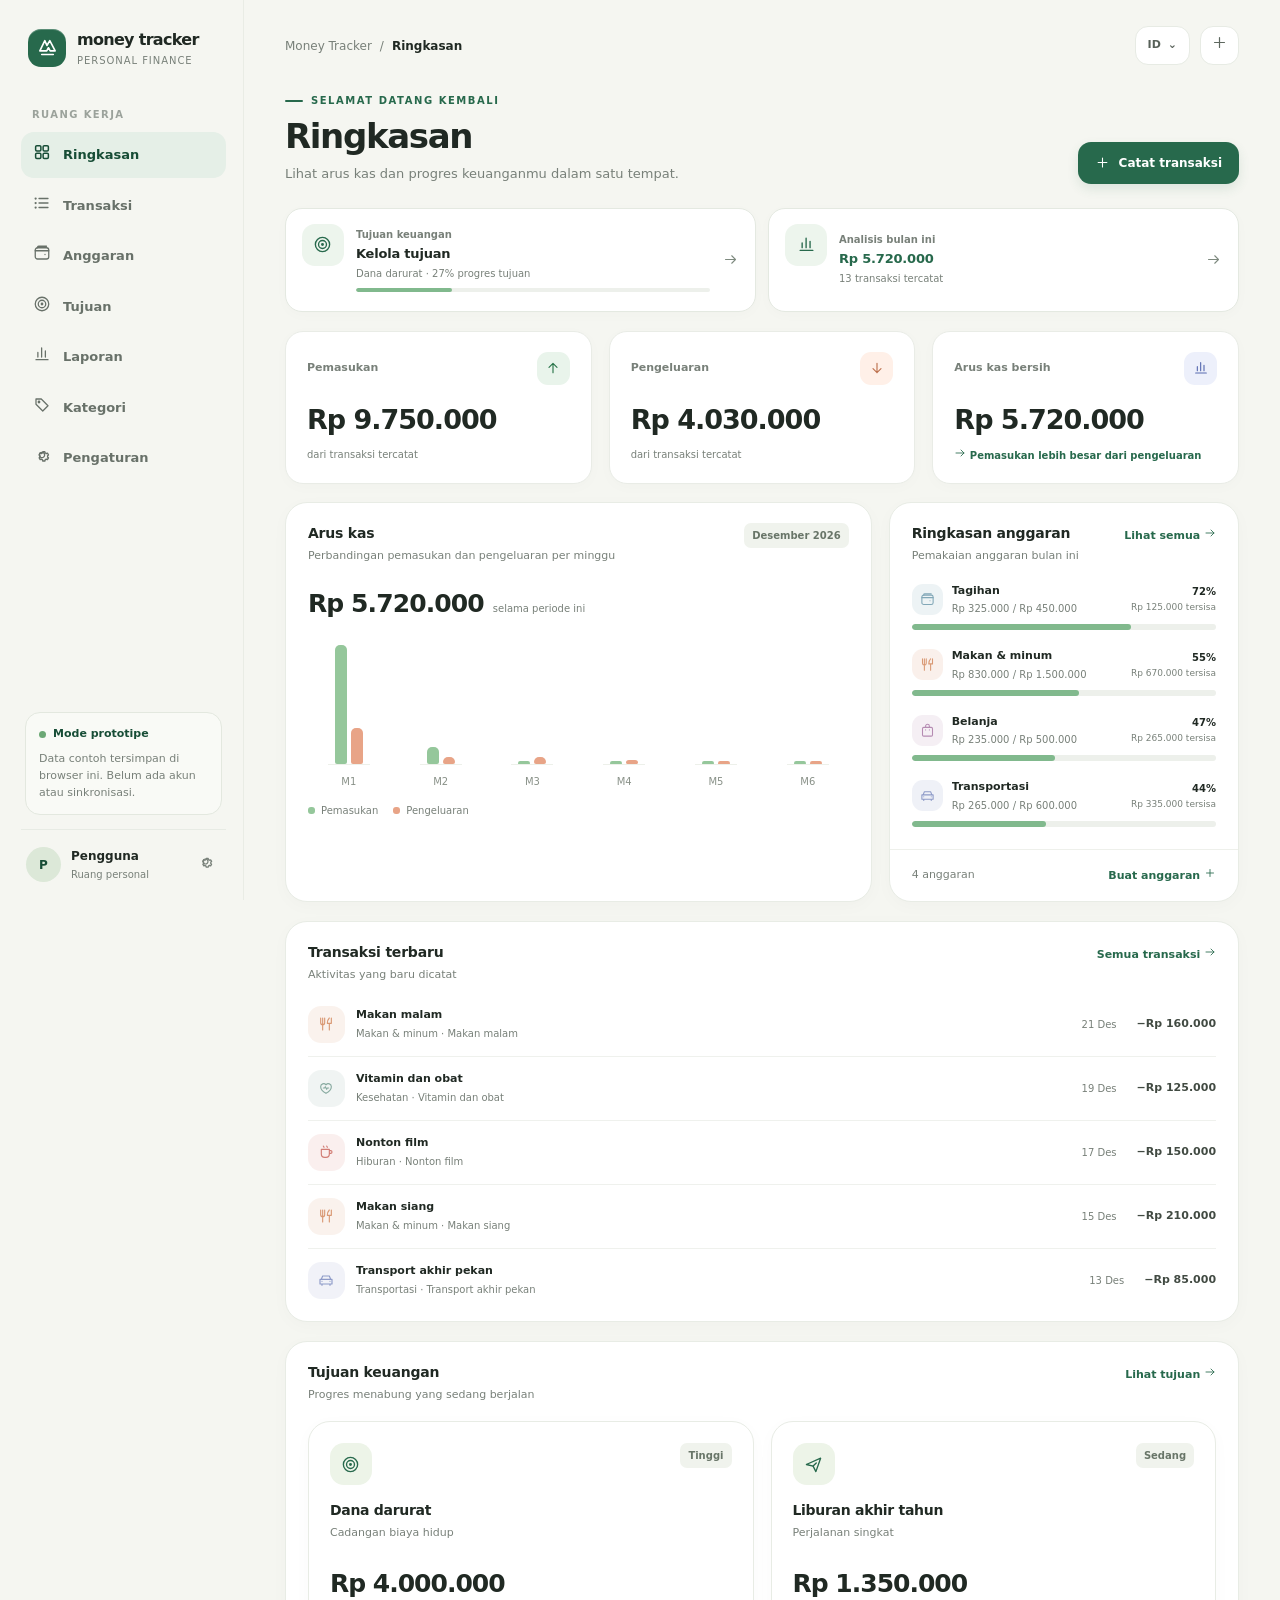
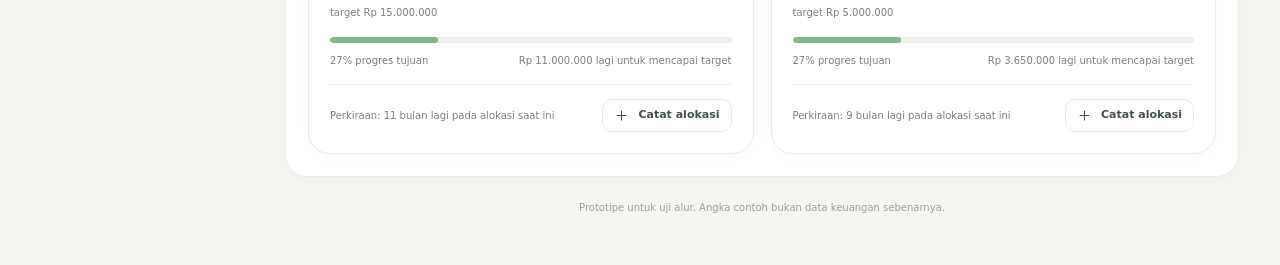
<file: public/assets/aistudio/money_tracker_5ccfa2be.html>
<!DOCTYPE html>
<html lang="id">
<head>
<meta charset="UTF-8" />
<meta name="viewport" content="width=device-width, initial-scale=1.0" />
<meta name="theme-color" content="#f5f6f1" />
<title>Money Tracker — Personal finance, made clearer</title>
<style>
:root{--bg:#f5f6f1;--surface:#fff;--surface-soft:#fafbf8;--ink:#202923;--muted:#788079;--line:#e7ebe4;--accent:#27694c;--accent-deep:#174d36;--accent-soft:#e9f3ec;--lime:#cbe7a1;--orange:#db815e;--red:#b84b40;--red-soft:#fff0ed;--shadow:0 16px 40px rgba(33,52,37,.055);--radius:22px;--ease:cubic-bezier(.22,.75,.24,1)}
*{box-sizing:border-box}html{scroll-behavior:smooth}body{margin:0;background:var(--bg);color:var(--ink);font-family:"Plus Jakarta Sans","Aptos","Segoe UI",system-ui,sans-serif;font-size:14px;line-height:1.5;-webkit-font-smoothing:antialiased}button,input,select,textarea{font:inherit}button{cursor:pointer}button:focus-visible,a:focus-visible,input:focus-visible,select:focus-visible,textarea:focus-visible{outline:3px solid rgba(39,105,76,.26);outline-offset:2px}button:disabled{opacity:.5;cursor:not-allowed}.app{min-height:100dvh;display:grid;grid-template-columns:244px minmax(0,1fr)}.sidebar{height:100dvh;position:sticky;top:0;padding:26px 17px 18px 21px;display:flex;flex-direction:column;background:var(--bg);border-right:1px solid #e9ece5;z-index:10}.brand{display:flex;align-items:center;gap:11px;padding:2px 7px 31px}.brand-mark{width:38px;height:38px;border-radius:13px;background:var(--accent);color:white;display:grid;place-items:center;box-shadow:inset 0 1px 0 rgba(255,255,255,.24)}.brand-name{font-size:16px;font-weight:800;letter-spacing:-.7px}.brand-sub{font-size:10px;letter-spacing:.95px;text-transform:uppercase;color:var(--muted);margin-top:1px}.nav-label{font-size:10px;letter-spacing:1.4px;color:#9ba29b;font-weight:800;text-transform:uppercase;padding:0 11px;margin:8px 0 10px}.nav-list{display:grid;gap:5px}.nav-item{width:100%;border:0;background:transparent;display:flex;align-items:center;gap:12px;text-align:left;color:#687169;padding:11px 12px;border-radius:13px;transition:background .24s var(--ease),color .24s var(--ease),transform .24s var(--ease);font-weight:650;font-size:13px}.nav-item svg{width:18px;height:18px;stroke:currentColor;flex-shrink:0}.nav-item:hover{background:#ecefe8;color:var(--ink)}.nav-item:active{transform:scale(.985)}.nav-item.active{background:#e5efe7;color:var(--accent-deep)}.nav-item.active svg{stroke-width:2}.sidebar-bottom{margin-top:auto}.demo-note{margin:0 4px 14px;padding:13px;border:1px solid #e3e8df;border-radius:15px;background:#f9faf6}.demo-note-top{display:flex;align-items:center;gap:7px;font-size:11px;font-weight:800;color:var(--accent-deep)}.demo-dot{width:7px;height:7px;border-radius:50%;background:#6ca875}.demo-note p{font-size:11px;color:var(--muted);line-height:1.55;margin:7px 0 0}.profile{border-top:1px solid var(--line);padding:17px 5px 0;display:flex;align-items:center;gap:10px}.avatar{width:35px;height:35px;border-radius:50%;background:#dce8d8;color:var(--accent-deep);display:grid;place-items:center;font-weight:800;font-size:12px;flex-shrink:0}.profile-name{font-size:12px;font-weight:750}.profile-sub{font-size:10px;color:var(--muted);margin-top:2px}.profile-gear{margin-left:auto;width:32px;height:32px;border:0;background:transparent;color:var(--muted);border-radius:10px;display:grid;place-items:center}.profile-gear:hover{background:#e9ede5;color:var(--ink)}.profile-gear svg{width:17px;height:17px}
.main{min-width:0;padding:26px clamp(18px,3.2vw,48px) 50px;max-width:1600px;width:100%;margin:0 auto}.topbar{display:flex;align-items:center;justify-content:space-between;gap:16px;margin-bottom:28px}.breadcrumb{display:flex;align-items:center;gap:8px;font-size:12px;color:var(--muted)}.breadcrumb strong{font-weight:700;color:var(--ink)}.top-actions{display:flex;align-items:center;gap:10px}.icon-btn{width:39px;height:39px;display:grid;place-items:center;border:1px solid var(--line);background:var(--surface);border-radius:13px;color:#5e685f;transition:transform .22s var(--ease),background .22s var(--ease)}.icon-btn:hover{background:#f8faf6;transform:translateY(-1px)}.icon-btn svg{width:17px;height:17px}.language-btn{display:flex;align-items:center;gap:7px;padding:0 12px;height:39px;border:1px solid var(--line);background:var(--surface);border-radius:13px;color:#586159;font-size:11px;font-weight:800}.language-btn:hover{background:#f8faf6}.page-head{display:flex;align-items:flex-end;justify-content:space-between;gap:18px;margin-bottom:24px}.eyebrow{display:flex;align-items:center;gap:8px;color:var(--accent);font-size:10px;text-transform:uppercase;letter-spacing:1.55px;font-weight:850;margin-bottom:9px}.eyebrow:before{content:"";width:18px;height:2px;background:var(--accent);border-radius:2px}.page-head h1{font-size:clamp(25px,3vw,34px);line-height:1.12;letter-spacing:-1.35px;margin:0;font-weight:780}.page-head p{color:var(--muted);font-size:13px;margin:9px 0 0;max-width:540px}.primary-btn,.secondary-btn,.danger-btn{display:inline-flex;align-items:center;justify-content:center;gap:9px;min-height:42px;border-radius:13px;padding:0 16px;border:1px solid transparent;font-weight:750;font-size:12px;white-space:nowrap;transition:transform .22s var(--ease),background .22s var(--ease),border-color .22s var(--ease)}.primary-btn{background:var(--accent);color:#fff;box-shadow:0 5px 12px rgba(39,105,76,.12)}.primary-btn:hover{background:var(--accent-deep);transform:translateY(-1px)}.primary-btn:active,.secondary-btn:active,.danger-btn:active{transform:scale(.98)}.primary-btn svg,.secondary-btn svg,.danger-btn svg{width:15px;height:15px}.secondary-btn{background:#fff;border-color:var(--line);color:#435047}.secondary-btn:hover{background:#f8faf6;border-color:#d7dfd5}.danger-btn{background:var(--red-soft);border-color:#f4d9d4;color:var(--red)}.small-btn{min-height:33px;padding:0 11px;border-radius:10px;font-size:11px}.grid{display:grid;gap:17px}.metrics{grid-template-columns:repeat(3,minmax(0,1fr));margin-bottom:18px}.metric{background:var(--surface);border:1px solid #e9ece6;border-radius:18px;padding:20px 21px;min-width:0;box-shadow:0 3px 15px rgba(40,60,43,.018)}.metric-top{display:flex;align-items:center;justify-content:space-between;gap:12px;color:var(--muted);font-size:11px;font-weight:700}.metric-symbol{width:33px;height:33px;display:grid;place-items:center;border-radius:11px;background:#eff4ed;color:var(--accent)}.metric-symbol.income{background:#e9f4eb;color:#287448}.metric-symbol.expense{background:#fff0e8;color:#bd704d}.metric-symbol.net{background:#edf0fb;color:#586ab0}.metric-symbol svg{width:16px;height:16px}.metric-value{font-size:clamp(20px,2.4vw,27px);font-weight:790;letter-spacing:-1px;margin-top:15px;white-space:nowrap;overflow:hidden;text-overflow:ellipsis}.metric-foot{display:flex;align-items:center;gap:6px;color:var(--muted);font-size:10px;margin-top:7px}.metric-foot .up{color:var(--accent);font-weight:750}.metric-foot .down{color:var(--red);font-weight:750}.dashboard-grid{grid-template-columns:minmax(0,1.44fr) minmax(270px,.86fr);align-items:stretch}.surface{background:var(--surface);border:1px solid #e8ece5;border-radius:var(--radius);box-shadow:0 4px 18px rgba(39,58,39,.022);min-width:0}.surface-head{padding:20px 22px 0;display:flex;align-items:flex-start;justify-content:space-between;gap:12px}.surface-title{font-size:14px;font-weight:780;letter-spacing:-.2px}.surface-sub{color:var(--muted);font-size:11px;margin-top:4px}.surface-body{padding:18px 22px 22px}.select{appearance:none;max-width:100%;border:1px solid var(--line);background:#fff;color:#59625b;border-radius:10px;padding:8px 30px 8px 11px;font-size:11px;font-weight:650;outline-offset:2px}.cashflow-summary{display:flex;align-items:baseline;gap:9px;margin:2px 0 19px}.cashflow-summary strong{font-size:25px;letter-spacing:-.9px}.cashflow-summary span{font-size:10px;color:var(--muted)}.chart-bars{height:148px;display:grid;grid-template-columns:repeat(6,minmax(0,1fr));align-items:end;gap:12px;padding:4px 1px 0}.bar-group{height:100%;display:flex;flex-direction:column;align-items:center;justify-content:flex-end;gap:9px;min-width:0}.bar-pair{height:calc(100% - 18px);width:min(100%,42px);display:flex;align-items:flex-end;justify-content:center;gap:4px;border-bottom:1px solid #edf0ea;position:relative}.bar{width:12px;min-height:3px;border-radius:5px 5px 2px 2px;transition:height .5s var(--ease)}.bar.income{background:#95c79b}.bar.expense{background:#e8a487}.bar-label{font-size:10px;color:#899188}.chart-legend{display:flex;gap:15px;align-items:center;margin-top:14px;font-size:10px;color:var(--muted)}.legend-item{display:flex;align-items:center;gap:6px}.legend-dot{width:7px;height:7px;border-radius:3px}.legend-dot.income{background:#95c79b}.legend-dot.expense{background:#e8a487}.budget-mini-list{display:grid;gap:18px}.budget-mini{display:grid;gap:8px}.budget-mini-top{display:flex;align-items:center;justify-content:space-between;gap:12px}.budget-label{display:flex;align-items:center;gap:9px;min-width:0}.category-bullet{width:31px;height:31px;border-radius:11px;display:grid;place-items:center;flex-shrink:0;font-size:12px;font-weight:800}.budget-name{font-size:11px;font-weight:750;white-space:nowrap;overflow:hidden;text-overflow:ellipsis}.budget-meta{font-size:10px;color:var(--muted);margin-top:2px}.budget-amount{text-align:right;font-size:10px;font-weight:750;white-space:nowrap}.budget-amount small{display:block;color:var(--muted);font-size:9px;font-weight:500;margin-top:2px}.progress{height:6px;border-radius:10px;background:#edf0eb;overflow:hidden}.progress-fill{height:100%;border-radius:10px;background:#81b98d;transition:width .5s var(--ease)}.progress-fill.warn{background:#e2a06f}.progress-fill.over{background:#d57367}.surface-foot{border-top:1px solid #eef0eb;padding:13px 22px;display:flex;align-items:center;justify-content:space-between;gap:12px}.text-link{color:var(--accent);font-size:11px;font-weight:800;text-decoration:none;background:none;border:0;padding:4px 0}.text-link:hover{text-decoration:underline}.transaction-stack{display:grid}.transaction-row{padding:13px 0;display:grid;grid-template-columns:minmax(0,1fr) auto auto;align-items:center;gap:20px;border-bottom:1px solid #eff1ed}.transaction-row:last-child{border-bottom:0;padding-bottom:0}.tx-main{display:flex;align-items:center;gap:11px;min-width:0}.tx-icon{width:37px;height:37px;border-radius:13px;background:#f0f3ed;display:grid;place-items:center;flex-shrink:0;color:#657367}.tx-icon svg{width:16px;height:16px}.tx-name{font-size:11px;font-weight:760;white-space:nowrap;overflow:hidden;text-overflow:ellipsis}.tx-detail{font-size:10px;color:var(--muted);margin-top:3px}.tx-date{text-align:right;color:var(--muted);font-size:10px;white-space:nowrap}.tx-amount{text-align:right;font-size:11px;font-weight:800;white-space:nowrap}.tx-amount.income{color:var(--accent)}.tx-amount.expense{color:#414a42}.section-gap{margin-top:19px}.recent-head{padding-bottom:0}.recent-body{padding-top:9px}.empty-state{padding:30px 14px;text-align:center;color:var(--muted)}.empty-icon{width:42px;height:42px;border-radius:14px;background:#eef3eb;display:grid;place-items:center;color:var(--accent);margin:0 auto 12px}.empty-icon svg{width:20px;height:20px}.empty-state strong{display:block;color:var(--ink);font-size:12px;margin-bottom:4px}.empty-state p{font-size:11px;margin:0 auto 13px;max-width:270px}
/* Pages */
.toolbar{display:flex;align-items:center;justify-content:space-between;gap:12px;flex-wrap:wrap;margin:0 0 15px}.filters{display:flex;align-items:center;gap:9px;flex-wrap:wrap}.search-box{position:relative;min-width:210px}.search-box svg{position:absolute;width:15px;height:15px;left:12px;top:50%;transform:translateY(-50%);color:#89928a;pointer-events:none}.search-box input{width:100%;height:37px;padding:0 12px 0 36px;border:1px solid var(--line);border-radius:11px;background:white;font-size:11px;color:var(--ink)}.count-label{font-size:11px;color:var(--muted)}.table-surface{overflow:hidden}.table-wrap{overflow-x:auto}.data-table{width:100%;border-collapse:collapse;min-width:660px}.data-table th{font-size:10px;text-transform:uppercase;letter-spacing:.8px;color:#899188;font-weight:800;text-align:left;background:#fafbf8;padding:13px 17px;border-bottom:1px solid var(--line)}.data-table td{padding:14px 17px;border-bottom:1px solid #edf0eb;font-size:11px;vertical-align:middle}.data-table tbody tr:last-child td{border-bottom:0}.data-table tbody tr:hover{background:#fcfdfb}.table-amount{text-align:right;font-weight:800;white-space:nowrap}.table-actions{display:flex;justify-content:flex-end;gap:5px}.row-action{border:0;background:transparent;color:#8a938b;border-radius:8px;width:29px;height:29px;display:grid;place-items:center}.row-action:hover{background:#eef2eb;color:var(--accent)}.row-action svg{width:14px;height:14px}.pill{display:inline-flex;align-items:center;gap:6px;padding:5px 8px;border-radius:7px;background:#f0f3ed;color:#687568;font-size:10px;font-weight:700;white-space:nowrap}.pill-dot{width:6px;height:6px;border-radius:50%;background:currentColor}.category-cell{display:flex;align-items:center;gap:9px}.category-cell .category-bullet{width:29px;height:29px;border-radius:10px}.budget-grid{grid-template-columns:repeat(2,minmax(0,1fr))}.budget-card{padding:20px}.budget-card-top{display:flex;align-items:center;justify-content:space-between;gap:10px}.budget-card-name{display:flex;align-items:center;gap:10px}.budget-card-name strong{font-size:12px}.budget-card-name small{display:block;color:var(--muted);font-size:10px;margin-top:3px}.budget-card-number{font-size:22px;letter-spacing:-.7px;font-weight:800;margin-top:21px}.budget-card-number small{font-size:11px;color:var(--muted);font-weight:600;letter-spacing:0}.budget-card-bottom{display:flex;align-items:center;justify-content:space-between;gap:10px;font-size:10px;color:var(--muted);margin-top:10px}.budget-actions{display:flex;gap:5px}.goal-grid{grid-template-columns:repeat(2,minmax(0,1fr))}.goal-card{padding:21px;position:relative;overflow:hidden}.goal-card-top{display:flex;align-items:flex-start;justify-content:space-between;gap:12px}.goal-symbol{width:42px;height:42px;border-radius:14px;background:#edf4e8;color:var(--accent);display:grid;place-items:center}.goal-symbol svg{width:19px;height:19px}.goal-card h3{font-size:14px;margin:15px 0 4px;letter-spacing:-.3px}.goal-card p{margin:0;color:var(--muted);font-size:11px}.goal-saved{font-size:25px;font-weight:800;letter-spacing:-1px;margin-top:23px}.goal-target{font-size:10px;color:var(--muted);margin-top:3px}.goal-progress{margin-top:17px}.goal-footer{display:flex;align-items:center;justify-content:space-between;gap:12px;margin-top:16px;padding-top:14px;border-top:1px solid #edf0eb}.goal-footer span{font-size:10px;color:var(--muted)}.goal-actions{display:flex;gap:7px;flex-wrap:wrap}.report-kpis{grid-template-columns:repeat(3,minmax(0,1fr));margin-bottom:17px}.report-kpi{padding:19px 20px}.report-kpi label{font-size:11px;color:var(--muted);font-weight:700}.report-kpi strong{display:block;font-size:23px;letter-spacing:-.8px;margin-top:10px}.report-layout{grid-template-columns:minmax(0,1fr) minmax(270px,.8fr)}.category-breakdown{display:grid;gap:16px}.breakdown-item{display:grid;gap:7px}.breakdown-head{display:flex;justify-content:space-between;align-items:center;gap:12px}.breakdown-head .left{display:flex;align-items:center;gap:9px;font-size:11px;font-weight:700}.breakdown-head .right{font-size:11px;font-weight:750;white-space:nowrap}.breakdown-track{height:6px;border-radius:10px;background:#eff2ed;overflow:hidden}.breakdown-fill{height:100%;border-radius:10px}.category-grid{grid-template-columns:repeat(3,minmax(0,1fr))}.category-manage-card{padding:17px;display:flex;align-items:center;gap:11px}.category-manage-copy{min-width:0;flex:1}.category-manage-copy strong{display:block;font-size:11px;white-space:nowrap;overflow:hidden;text-overflow:ellipsis}.category-manage-copy small{font-size:10px;color:var(--muted)}.settings-layout{grid-template-columns:minmax(0,1fr) minmax(270px,.8fr);align-items:start}.settings-section{padding:21px;margin-bottom:15px}.settings-section h3{margin:0 0 5px;font-size:13px}.settings-section>p{font-size:11px;color:var(--muted);margin:0 0 18px}.settings-row{display:flex;align-items:center;justify-content:space-between;gap:15px;padding:14px 0;border-top:1px solid #edf0eb}.settings-row:first-of-type{border-top:0}.settings-row strong{font-size:11px;display:block}.settings-row small{font-size:10px;color:var(--muted);display:block;margin-top:3px;max-width:400px}.settings-row .select{min-width:120px}.field{display:grid;gap:7px;margin-bottom:15px}.field label{font-size:11px;font-weight:800;color:#455047}.field small{font-size:10px;color:var(--muted);line-height:1.5}.field input,.field select,.field textarea{width:100%;min-height:42px;border-radius:11px;border:1px solid #dfe5dc;background:#fff;padding:10px 12px;color:var(--ink);font-size:12px;transition:border-color .2s var(--ease),box-shadow .2s var(--ease)}.field textarea{min-height:74px;resize:vertical}.field input:focus,.field select:focus,.field textarea:focus{border-color:#90b99a;box-shadow:0 0 0 3px rgba(39,105,76,.08);outline:0}.field input[aria-invalid="true"],.field select[aria-invalid="true"]{border-color:#d57367}.field-error{font-size:10px;color:var(--red);display:none}.field-error.show{display:block}.form-grid{display:grid;grid-template-columns:1fr 1fr;gap:0 13px}.form-grid .span-2{grid-column:1/-1}.type-toggle{display:grid;grid-template-columns:1fr 1fr;gap:7px;background:#f3f5f0;padding:5px;border-radius:13px;margin-bottom:17px}.type-toggle button{border:0;border-radius:10px;background:transparent;padding:10px;font-size:11px;font-weight:800;color:#7c867d}.type-toggle button.active[data-type="expense"]{background:#fff;color:#9a5f41;box-shadow:0 2px 7px rgba(40,50,40,.06)}.type-toggle button.active[data-type="income"]{background:#fff;color:var(--accent-deep);box-shadow:0 2px 7px rgba(40,50,40,.06)}.form-error{display:none;background:var(--red-soft);color:#9d4237;padding:10px 12px;border-radius:10px;font-size:11px;margin-bottom:12px}.form-error.show{display:block}.modal-backdrop{position:fixed;inset:0;background:rgba(23,34,27,.42);z-index:50;display:none;align-items:center;justify-content:center;padding:18px;backdrop-filter:blur(4px)}.modal-backdrop.open{display:flex;animation:fadeIn .18s var(--ease)}.modal{width:min(100%,520px);max-height:min(90dvh,820px);overflow:auto;background:#fff;border:1px solid rgba(255,255,255,.7);border-radius:23px;box-shadow:0 25px 80px rgba(25,40,29,.22);animation:modalIn .24s var(--ease)}.modal-head{position:sticky;top:0;background:rgba(255,255,255,.97);backdrop-filter:blur(8px);display:flex;align-items:flex-start;justify-content:space-between;gap:14px;padding:22px 23px 13px;border-bottom:1px solid #eff1ec;z-index:1}.modal-head h2{margin:0;font-size:19px;letter-spacing:-.6px}.modal-head p{margin:5px 0 0;font-size:11px;color:var(--muted)}.modal-close{width:32px;height:32px;display:grid;place-items:center;border:0;background:#f2f4ef;border-radius:10px;color:#687369;flex-shrink:0}.modal-close svg{width:16px;height:16px}.modal-content{padding:18px 23px 23px}.modal-footer{display:flex;justify-content:flex-end;gap:8px;padding-top:6px}.modal-footer .secondary-btn,.modal-footer .primary-btn{min-width:95px}.toast-region{position:fixed;top:20px;right:20px;z-index:80;display:grid;gap:9px;width:min(350px,calc(100vw - 40px));pointer-events:none}.toast{background:#21382a;color:#fff;border-radius:13px;padding:13px 15px;display:flex;align-items:flex-start;gap:10px;box-shadow:0 12px 30px rgba(20,40,24,.2);font-size:12px;animation:toastIn .24s var(--ease)}.toast.error{background:#8e3f35}.toast svg{width:16px;height:16px;flex-shrink:0;margin-top:1px}.toast strong{display:block;font-size:12px;margin-bottom:2px}.toast span{font-size:10px;color:rgba(255,255,255,.76)}.footer-note{font-size:10px;color:#9aa298;text-align:center;padding:23px 0 0}.sr-only{position:absolute;width:1px;height:1px;padding:0;margin:-1px;overflow:hidden;clip:rect(0,0,0,0);white-space:nowrap;border:0}
@keyframes fadeIn{from{opacity:0}to{opacity:1}}@keyframes modalIn{from{opacity:0;transform:translateY(8px) scale(.99)}to{opacity:1;transform:translateY(0) scale(1)}}@keyframes toastIn{from{opacity:0;transform:translateY(-8px)}to{opacity:1;transform:translateY(0)}}@media(prefers-reduced-motion:reduce){*,*::before,*::after{animation-duration:.01ms!important;animation-iteration-count:1!important;scroll-behavior:auto!important;transition-duration:.01ms!important}}
@media(max-width:1100px){.app{grid-template-columns:218px minmax(0,1fr)}.sidebar{padding-left:14px;padding-right:12px}.main{padding:22px 22px 42px}.dashboard-grid,.report-layout,.settings-layout{grid-template-columns:minmax(0,1fr)}.category-grid{grid-template-columns:repeat(2,minmax(0,1fr))}.budget-grid,.goal-grid{grid-template-columns:repeat(2,minmax(0,1fr))}}
@media(max-width:760px){.app{display:block;padding-bottom:76px}.sidebar{height:auto;position:fixed;top:auto;bottom:0;left:0;right:0;width:100%;padding:7px 10px calc(7px + env(safe-area-inset-bottom));background:rgba(250,251,247,.96);border-right:0;border-top:1px solid #e5e9e1;backdrop-filter:blur(14px);box-shadow:0 -6px 22px rgba(24,46,29,.04)}.brand,.nav-label,.sidebar-bottom{display:none}.nav-list{display:grid;grid-template-columns:repeat(7,minmax(0,1fr));gap:2px}.nav-item{padding:8px 1px 6px;display:flex;flex-direction:column;justify-content:center;gap:4px;border-radius:11px;font-size:9px;line-height:1.2;white-space:nowrap}.nav-item svg{height:18px;width:18px}.main{padding:19px 15px 25px}.topbar{margin-bottom:23px}.top-actions{gap:7px}.breadcrumb{font-size:11px}.language-btn{height:35px;padding:0 9px}.icon-btn{width:35px;height:35px}.page-head{align-items:flex-start;flex-direction:column;gap:14px;margin-bottom:20px}.page-head h1{font-size:28px}.page-head p{font-size:12px}.page-head .primary-btn{width:100%}.metrics{grid-template-columns:repeat(2,minmax(0,1fr));gap:10px}.metric{padding:15px;border-radius:16px}.metric:last-child{grid-column:1/-1}.metric-value{font-size:22px;margin-top:12px}.metric-foot{font-size:9px}.metric-top{font-size:10px}.metric-symbol{width:29px;height:29px;border-radius:10px}.dashboard-grid{gap:12px}.surface{border-radius:18px}.surface-head{padding:17px 17px 0}.surface-body{padding:16px 17px 18px}.surface-foot{padding:12px 17px}.chart-bars{height:125px;gap:6px}.cashflow-summary strong{font-size:23px}.budget-mini-list{gap:16px}.transaction-row{grid-template-columns:minmax(0,1fr) auto;gap:10px;padding:12px 0}.transaction-row .tx-date{display:none}.transaction-row .tx-amount{font-size:10px}.tx-icon{width:34px;height:34px}.toolbar{align-items:stretch}.filters{width:100%}.search-box{flex:1;min-width:0}.toolbar>.secondary-btn{width:100%}.budget-grid,.goal-grid,.category-grid,.report-kpis{grid-template-columns:1fr}.report-kpi{padding:15px}.report-kpi strong{font-size:21px}.budget-card,.goal-card{padding:17px}.budget-card-number{font-size:21px}.settings-section{padding:17px}.settings-row{align-items:flex-start}.settings-row .select{min-width:106px}.form-grid{grid-template-columns:1fr}.form-grid .span-2{grid-column:auto}.modal-backdrop{padding:10px;align-items:flex-end}.modal{border-radius:22px 22px 15px 15px;max-height:91dvh}.modal-head{padding:20px 19px 13px}.modal-content{padding:17px 19px 22px}.toast-region{top:12px;right:12px;width:calc(100vw - 24px)}.footer-note{text-align:left;padding:20px 4px 0}}
@media(max-width:390px){.nav-item{font-size:8px}.nav-item svg{width:17px;height:17px}.main{padding-left:12px;padding-right:12px}.metrics{gap:8px}.metric{padding:13px}.metric-value{font-size:19px}.metric-top{align-items:flex-start}.metric-symbol{width:26px;height:26px}.metric-foot{align-items:flex-start}.page-head h1{font-size:26px}.chart-bars{gap:3px}.bar-pair{gap:3px}.bar{width:10px}}

/* UX revision: five destinations, a centered create action, drawer for secondary pages. */
.modal-backdrop{z-index:90}
.toast-region{z-index:100}
.topbar-leading{display:flex;align-items:center;gap:12px;min-width:0}
.menu-toggle{display:none;flex-shrink:0}
.language-control{position:relative}
.language-menu{position:absolute;right:0;top:calc(100% + 8px);width:206px;padding:8px;background:#fff;border:1px solid var(--line);border-radius:15px;box-shadow:0 12px 30px rgba(33,52,37,.12);z-index:40}
.language-menu[hidden]{display:none}
.language-menu-title{padding:7px 9px 8px;font-size:10px;color:var(--muted);font-weight:750}
.language-option{width:100%;display:flex;align-items:center;justify-content:space-between;gap:12px;padding:10px 9px;border:0;border-radius:9px;background:transparent;color:var(--ink);font-size:12px;text-align:left}
.language-option:hover,.language-option.active{background:var(--accent-soft);color:var(--accent-deep)}
.language-check,.language-choice-check{opacity:0;color:var(--accent);font-weight:900}
.language-option.active .language-check,.language-choice.selected .language-choice-check{opacity:1}
.language-setting{display:grid;gap:12px}
.language-setting-heading strong{display:block;font-size:11px}
.language-setting-heading small{display:block;color:var(--muted);font-size:10px;margin-top:3px}
.language-choice-list{display:grid;gap:8px;max-width:380px}
.language-choice{min-height:52px;display:flex;align-items:center;justify-content:space-between;gap:14px;padding:10px 13px;border:1px solid var(--line);border-radius:12px;background:#fff;text-align:left;color:var(--ink)}
.language-choice.selected{border-color:#9ebca1;background:#f1f7f0}
.language-choice strong{display:block;font-size:12px}
.language-choice small{display:block;color:var(--muted);font-size:10px;margin-top:2px}
.mobile-bottom-nav,.drawer-backdrop,.mobile-tx-list{display:none}
.mobile-tx-card{background:var(--surface);border:1px solid #e8ece5;border-radius:17px;padding:14px 14px 10px;min-width:0}
.mobile-tx-list{gap:9px}
.mobile-tx-main{display:flex;align-items:center;gap:10px;min-width:0}
.mobile-tx-copy{flex:1;min-width:0}
.mobile-tx-copy>strong{display:block;font-size:12px;line-height:1.35;overflow-wrap:anywhere}
.mobile-tx-meta{display:flex;align-items:center;gap:5px;flex-wrap:wrap;color:var(--muted);font-size:10px;margin-top:5px}
.mobile-tx-amount{max-width:45%;font-size:12px;font-weight:800;text-align:right;overflow-wrap:anywhere}
.mobile-tx-amount.income{color:var(--accent)}
.mobile-tx-amount.expense{color:var(--ink)}
.mobile-tx-footer{display:flex;align-items:center;justify-content:space-between;gap:10px;padding-top:10px;margin-top:10px;border-top:1px solid #eff1ed}
.mobile-tx-footer .row-action{width:36px;height:36px}
.toast-region{width:min(280px,calc(100vw - 32px))}
.toast{padding:10px 12px;border-radius:11px;gap:8px;font-size:11px}
.toast strong{font-size:11px;margin-bottom:0}
.toast span{font-size:10px}
@media(max-width:760px){
  .app{display:block;padding:0 0 calc(84px + env(safe-area-inset-bottom))}
  .sidebar{height:100dvh;min-height:100dvh;position:fixed;inset:0 auto 0 0;width:min(84vw,310px);padding:23px 16px calc(18px + env(safe-area-inset-bottom));display:flex;flex-direction:column;background:var(--bg);border-right:1px solid #e0e6dd;border-top:0;box-shadow:12px 0 35px rgba(24,46,29,.12);z-index:70;transform:translateX(-105%);visibility:hidden;pointer-events:none;transition:transform .25s var(--ease),visibility .25s;backdrop-filter:none}
  .sidebar.open{transform:translateX(0);visibility:visible;pointer-events:auto}
  .sidebar .brand{display:flex;padding:2px 7px 25px}
  .sidebar .nav-label{display:block}
  .sidebar .sidebar-bottom{display:block}
  .sidebar .nav-list{display:grid;grid-template-columns:1fr;gap:4px}
  .sidebar .nav-item{display:flex;flex-direction:row;justify-content:flex-start;gap:12px;padding:12px;border-radius:12px;font-size:13px;line-height:1.3;white-space:normal;text-align:left}
  .sidebar .nav-item svg{width:18px;height:18px;flex-shrink:0}
  .drawer-backdrop{display:block;position:fixed;inset:0;background:rgba(24,35,27,.34);z-index:65;opacity:0;visibility:hidden;pointer-events:none;transition:opacity .22s var(--ease),visibility .22s}
  .drawer-backdrop.open{opacity:1;visibility:visible;pointer-events:auto}
  .menu-toggle{display:grid}
  .topbar{gap:10px;margin-bottom:22px}
  .topbar-leading{gap:9px;min-width:0}
  .breadcrumb{gap:5px;min-width:0}
  .breadcrumb span{display:none}
  .breadcrumb [aria-hidden="true"]{display:none}
  .top-actions{gap:6px}
  .desktop-quick-add{display:none}
  .language-btn{height:36px;min-width:48px;justify-content:center}
  .main{padding:17px 15px 25px}
  .mobile-bottom-nav{position:fixed;left:0;right:0;bottom:0;z-index:55;display:grid;grid-template-columns:repeat(5,minmax(0,1fr));align-items:end;gap:2px;padding:7px 9px calc(7px + env(safe-area-inset-bottom));background:rgba(255,255,252,.97);border-top:1px solid #e4e9e0;box-shadow:0 -7px 24px rgba(31,49,32,.055)}
  .mobile-nav-item{min-width:0;min-height:49px;display:flex;flex-direction:column;align-items:center;justify-content:center;gap:4px;padding:3px 0;border:0;background:transparent;color:#778178;border-radius:10px;font-size:9px;font-weight:700;line-height:1.15}
  .mobile-nav-item svg{width:19px;height:19px}
  .mobile-nav-item.active{color:var(--accent-deep);background:#f0f5ed}
  .mobile-add-button{position:relative;display:flex;flex-direction:column;align-items:center;justify-content:center;gap:4px;min-width:0;min-height:57px;margin-top:-17px;border:0;background:transparent;color:var(--accent-deep);font-size:9px;font-weight:800;line-height:1.15}
  .mobile-add-icon{width:46px;height:46px;display:grid;place-items:center;background:var(--accent);color:#fff;border:4px solid var(--bg);border-radius:50%;box-shadow:0 4px 12px rgba(39,105,76,.2);transition:transform .2s var(--ease)}
  .mobile-add-icon svg{width:21px;height:21px;stroke-width:2}
  .mobile-add-button:active .mobile-add-icon{transform:scale(.94)}
  #pageContent[data-page="transactions"] .page-head>.primary-btn{display:none}
  .desktop-tx-table{display:none}
  .mobile-tx-list{display:grid}
  #pageContent[data-page="transactions"] .filters{display:grid;grid-template-columns:repeat(2,minmax(0,1fr));gap:8px}
  #pageContent[data-page="transactions"] .search-box{grid-column:1/-1;min-width:0;width:100%}
  #pageContent[data-page="transactions"] .filters .select{min-width:0;width:100%;padding-right:25px}
  #pageContent[data-page="transactions"] .toolbar{gap:10px}
  #pageContent[data-page="transactions"] .count-label{margin-left:auto}
  .mobile-tx-card .tx-icon{width:38px;height:38px;flex-shrink:0}
  .mobile-tx-meta span{max-width:100%;overflow-wrap:anywhere}
  .mobile-tx-footer .pill{font-size:10px}
  .language-menu{width:196px;right:0;top:calc(100% + 7px);padding:7px;border-radius:13px}
  .language-menu-title{padding:6px 8px 7px}
  .language-option{padding:10px 8px;min-height:40px}
  .settings-row{align-items:flex-start}
  .language-choice-list{max-width:none}
  .language-choice{min-height:50px}
  .toast-region{top:auto;bottom:calc(82px + env(safe-area-inset-bottom));right:9px;width:min(240px,calc(100vw - 18px))}
  .toast{padding:9px 10px}
}
@media(max-width:390px){
  .main{padding-left:12px;padding-right:12px}
  .topbar-leading{gap:7px}
  .breadcrumb{font-size:10px}
  .mobile-bottom-nav{padding-left:5px;padding-right:5px}
  .mobile-nav-item{font-size:8px}
  .mobile-add-icon{width:43px;height:43px}
  .mobile-tx-card{padding:12px 11px 9px}
  .mobile-tx-amount{font-size:11px}
}



/* Motion system: calm, precise, tactile. No perpetual decorative motion. */
:root{--motion-fast:130ms;--motion-control:170ms;--motion-overlay:220ms;--motion-drawer:260ms;--motion-ease:cubic-bezier(.2,.8,.2,1);--ease:var(--motion-ease)}
.nav-item,.mobile-nav-item,.icon-btn,.language-btn,.language-option,.primary-btn,.secondary-btn,.danger-btn,.text-link,.row-action{transition-duration:var(--motion-control);transition-timing-function:var(--motion-ease)}
.mobile-add-icon{transition:transform var(--motion-fast) var(--motion-ease),background-color var(--motion-fast) var(--motion-ease)}
.sidebar{transition:transform var(--motion-drawer) var(--motion-ease),visibility var(--motion-drawer) var(--motion-ease)}
.drawer-backdrop{transition:opacity var(--motion-overlay) var(--motion-ease),visibility var(--motion-overlay) var(--motion-ease)}
.language-menu{transform-origin:top right;animation:menuEnter var(--motion-control) var(--motion-ease) both}
@keyframes menuEnter{from{opacity:0;transform:translateY(-4px)}to{opacity:1;transform:translateY(0)}}
@keyframes pageEnter{from{opacity:0;transform:translateY(5px)}to{opacity:1;transform:translateY(0)}}
#pageContent.page-enter{animation:pageEnter var(--motion-control) var(--motion-ease) both}
.modal-backdrop.open{animation:fadeIn var(--motion-overlay) var(--motion-ease)}
.modal{animation:modalIn var(--motion-overlay) var(--motion-ease)}
.bar,.progress-fill,.breakdown-fill{transition-duration:300ms;transition-timing-function:var(--motion-ease)}
.quick-access-grid{display:grid;grid-template-columns:repeat(2,minmax(0,1fr));gap:12px;margin:0 0 19px}
.quick-access-card{position:relative;display:grid;grid-template-columns:42px minmax(0,1fr) 17px;align-items:center;gap:12px;min-width:0;min-height:104px;padding:15px 16px;border:1px solid #e4e9e1;border-radius:17px;background:#fff;color:var(--ink);text-align:left;box-shadow:0 3px 14px rgba(39,58,39,.018);transition:transform var(--motion-fast) var(--motion-ease),border-color var(--motion-fast) var(--motion-ease),box-shadow var(--motion-fast) var(--motion-ease);}
.quick-access-card:hover{border-color:#cbdaca;box-shadow:0 7px 18px rgba(39,58,39,.045);transform:translateY(-1px)}
.quick-access-card:active{transform:scale(.99)}
.quick-access-icon{width:42px;height:42px;border-radius:13px;background:#edf5ed;color:var(--accent);display:grid;place-items:center;align-self:start}
.quick-access-icon svg{width:19px;height:19px}
.quick-access-copy{display:grid;gap:4px;min-width:0}
.quick-access-kicker{font-size:10px;color:var(--muted);font-weight:700}
.quick-access-copy strong{font-size:13px;line-height:1.3;letter-spacing:-.2px;overflow-wrap:anywhere}
.quick-access-detail{font-size:10px;line-height:1.45;color:var(--muted);overflow-wrap:anywhere}
.quick-access-value{font-size:16px;font-weight:800;letter-spacing:-.45px;line-height:1.25;overflow-wrap:anywhere}
.quick-access-value.positive{color:var(--accent)}.quick-access-value.negative{color:var(--red)}
.quick-access-arrow{color:#7e8a7f;display:grid;place-items:center}
.quick-access-progress{height:4px;border-radius:99px;background:#edf0eb;overflow:hidden;margin-top:3px}
.quick-access-progress span{display:block;height:100%;border-radius:99px;background:#81b98d}
@media(max-width:760px){.quick-access-grid{gap:9px;margin-bottom:15px}.quick-access-card{grid-template-columns:34px minmax(0,1fr) 13px;gap:8px;min-height:100px;padding:12px 10px;border-radius:15px}.quick-access-icon{width:34px;height:34px;border-radius:11px}.quick-access-icon svg{width:17px;height:17px}.quick-access-copy strong{font-size:11px}.quick-access-kicker{font-size:9px}.quick-access-detail{font-size:9px}.quick-access-value{font-size:14px}.quick-access-arrow svg{width:13px;height:13px}}
@media(max-width:359px){.quick-access-grid{grid-template-columns:1fr}.quick-access-card{min-height:82px;grid-template-columns:40px minmax(0,1fr) 16px;padding:12px 13px}.quick-access-icon{width:38px;height:38px}.quick-access-copy strong{font-size:12px}.quick-access-detail{font-size:10px}}
@media(hover:none){.quick-access-card:hover{transform:none;box-shadow:0 3px 14px rgba(39,58,39,.018)}}
@media(prefers-reduced-motion:reduce){.quick-access-card,.sidebar,.drawer-backdrop,.language-menu,#pageContent.page-enter,.modal-backdrop.open,.modal,.bar,.progress-fill,.breakdown-fill{animation:none!important;transition:none!important;scroll-behavior:auto!important}.quick-access-card:hover,.quick-access-card:active,.mobile-add-button:active .mobile-add-icon{transform:none!important}}
</style>
</head>
<body>
<div class="app">
  <aside class="sidebar" id="sidebar" aria-label="Navigasi utama">
    <div class="brand"><div class="brand-mark" id="brandMark"></div><div><div class="brand-name">money tracker</div><div class="brand-sub">personal finance</div></div></div>
    <div class="nav-label" data-i18n="workspace">Ruang kerja</div>
    <nav class="nav-list" id="navList">
      <button class="nav-item active" data-page="dashboard"><span class="nav-icon" data-icon="grid"></span><span data-i18n="navDashboard">Ringkasan</span></button>
      <button class="nav-item" data-page="transactions"><span class="nav-icon" data-icon="list"></span><span data-i18n="navTransactions">Transaksi</span></button>
      <button class="nav-item" data-page="budgets"><span class="nav-icon" data-icon="wallet"></span><span data-i18n="navBudgets">Anggaran</span></button>
      <button class="nav-item" data-page="goals"><span class="nav-icon" data-icon="target"></span><span data-i18n="navGoals">Tujuan</span></button>
      <button class="nav-item" data-page="reports"><span class="nav-icon" data-icon="chart"></span><span data-i18n="navReports">Laporan</span></button>
      <button class="nav-item" data-page="categories"><span class="nav-icon" data-icon="tag"></span><span data-i18n="navCategories">Kategori</span></button>
      <button class="nav-item" data-page="settings"><span class="nav-icon" data-icon="settings"></span><span data-i18n="navSettings">Pengaturan</span></button>
    </nav>
    <div class="sidebar-bottom">
      <div class="demo-note"><div class="demo-note-top"><span class="demo-dot"></span><span data-i18n="demoMode">Mode prototipe</span></div><p data-i18n="demoNote">Data contoh tersimpan di browser ini. Belum ada akun atau sinkronisasi.</p></div>
      <div class="profile"><div class="avatar" id="avatarInitial">U</div><div><div class="profile-name" id="profileName">Pengguna</div><div class="profile-sub" data-i18n="personalSpace">Ruang personal</div></div><button class="profile-gear" data-page="settings" aria-label="Pengaturan"><span data-icon="settings"></span></button></div>
    </div>
  </aside>
  <main class="main">
    <header class="topbar">
      <div class="topbar-leading">
        <button class="icon-btn menu-toggle" id="mobileMenuToggle" aria-label="Buka menu" aria-expanded="false" aria-controls="sidebar"><span data-icon="menu"></span></button>
        <div class="breadcrumb"><span data-i18n="breadcrumbHome">Money Tracker</span><span aria-hidden="true">/</span><strong id="crumbCurrent">Ringkasan</strong></div>
      </div>
      <div class="top-actions">
        <div class="language-control">
          <button class="language-btn" id="languageToggle" aria-label="Pilih bahasa" aria-haspopup="menu" aria-expanded="false">ID <span aria-hidden="true">⌄</span></button>
          <div class="language-menu" id="languageMenu" role="menu" aria-label="Pilih bahasa" hidden>
            <div class="language-menu-title" data-i18n="chooseLanguage">Pilih bahasa</div>
            <button class="language-option" data-language-option="id" role="menuitemradio" aria-checked="true"><span>Bahasa Indonesia</span><span class="language-check" aria-hidden="true">✓</span></button>
            <button class="language-option" data-language-option="en" role="menuitemradio" aria-checked="false"><span>English</span><span class="language-check" aria-hidden="true">✓</span></button>
          </div>
        </div>
        <button class="icon-btn desktop-quick-add" id="quickAdd" aria-label="Tambah transaksi" title="Tambah transaksi"><span data-icon="plus"></span></button>
      </div>
    </header>
    <div id="pageContent" aria-live="polite"></div>
    <div class="footer-note" data-i18n="footerNote">Prototipe untuk uji alur. Angka contoh bukan data keuangan sebenarnya.</div>
  </main>
</div>
<div class="drawer-backdrop" id="drawerBackdrop" aria-hidden="true"></div>
<nav class="mobile-bottom-nav" aria-label="Navigasi bawah">
  <button class="mobile-nav-item active" data-page="dashboard"><span data-icon="grid"></span><span data-i18n="navDashboard">Ringkasan</span></button>
  <button class="mobile-nav-item" data-page="transactions"><span data-icon="list"></span><span data-i18n="navTransactions">Transaksi</span></button>
  <button class="mobile-add-button" data-action="add-transaction" aria-label="Tambah transaksi"><span class="mobile-add-icon" data-icon="plus"></span><span data-i18n="addShort">Tambah</span></button>
  <button class="mobile-nav-item" data-page="budgets"><span data-icon="wallet"></span><span data-i18n="navBudgets">Anggaran</span></button>
  <button class="mobile-nav-item" data-page="goals"><span data-icon="target"></span><span data-i18n="navGoals">Tujuan</span></button>
</nav>
<div class="modal-backdrop" id="modalBackdrop" role="presentation"><section class="modal" id="modalPanel" role="dialog" aria-modal="true" aria-labelledby="modalTitle"><div class="modal-head"><div><h2 id="modalTitle">Tambah transaksi</h2><p id="modalSubtitle">Catat uang masuk atau keluar.</p></div><button class="modal-close" id="modalClose" aria-label="Tutup dialog"><span data-icon="close"></span></button></div><div class="modal-content" id="modalContent"></div></section></div>
<div class="toast-region" id="toastRegion" aria-live="polite" aria-atomic="false"></div>
<script>
'use strict';
const STORAGE_KEY = 'money-tracker-prototype-v1';
const palette = ['#7cae8a','#d99873','#8e9bc8','#c0a36b','#81a7b7','#b58bb2','#87aaa0','#d27d75','#a7b77a'];
const iconPaths = {
  logo:'<path d="M4 14.5 9.2 3.8l2.2 5.1 3-5.1 5.6 10.7h-5.2l-1.8-3.3-1.8 3.3H4Z"/><path d="M6 18.3h12"/>',
  grid:'<rect x="3.5" y="3.5" width="7" height="7" rx="1.6"/><rect x="13.5" y="3.5" width="7" height="7" rx="1.6"/><rect x="3.5" y="13.5" width="7" height="7" rx="1.6"/><rect x="13.5" y="13.5" width="7" height="7" rx="1.6"/>',
  list:'<path d="M8 6h12M8 12h12M8 18h12"/><path d="M3.5 6h.01M3.5 12h.01M3.5 18h.01" stroke-width="3"/>',
  wallet:'<rect x="3" y="5" width="18" height="15" rx="3"/><path d="M3 9h18M16 14h.01"/><path d="M6 5V4.5A1.5 1.5 0 0 1 7.5 3H18"/>',
  target:'<circle cx="12" cy="12" r="9"/><circle cx="12" cy="12" r="5"/><circle cx="12" cy="12" r="1"/>',
  chart:'<path d="M4 19.5h16M6.5 16V10m5 6V4m5 12v-8" stroke-linecap="round"/>',
  tag:'<path d="M20 13 13 20l-9-9V4h7l9 9Z"/><circle cx="8" cy="8" r="1"/>',
  settings:'<path d="M12 8.5a3.5 3.5 0 1 0 0 7 3.5 3.5 0 0 0 0-7Z"/><path d="m19.4 15 .1.1 1.1.9-1.3 2.2-1.4-.6a8.2 8.2 0 0 1-1.6.9l-.3 1.5h-2.6l-.3-1.5a8.2 8.2 0 0 1-1.6-.9l-1.4.6-1.3-2.2 1.1-.9a7.4 7.4 0 0 1 0-1.9l-1.1-.9 1.3-2.2 1.4.6a8.2 8.2 0 0 1 1.6-.9l.3-1.5H16l.3 1.5a8.2 8.2 0 0 1 1.6.9l1.4-.6 1.3 2.2-1.1.9a7.4 7.4 0 0 1-.1 1.8Z" transform="translate(-1 -1) scale(1.05)"/>',
  menu:'<path d="M4 6h16M4 12h16M4 18h16"/>',
  plus:'<path d="M12 5v14M5 12h14"/>',
  close:'<path d="m6 6 12 12M18 6 6 18"/>',
  search:'<circle cx="10.8" cy="10.8" r="6.8"/><path d="m16 16 4.2 4.2"/>',
  arrowDown:'<path d="m7 10 5 5 5-5"/>',
  income:'<path d="M12 19V5m-6 6 6-6 6 6"/>',
  expense:'<path d="M12 5v14m-6-6 6 6 6-6"/>',
  spark:'<path d="m12 3 1.8 5.2L19 10l-5.2 1.8L12 17l-1.8-5.2L5 10l5.2-1.8L12 3Z"/><path d="m19 15 .9 2.1L22 18l-2.1.9L19 21l-.9-2.1L16 18l2.1-.9L19 15Z"/>',
  calendar:'<rect x="3" y="5" width="18" height="16" rx="2.5"/><path d="M7 3v4m10-4v4M3 10h18"/>',
  more:'<circle cx="5" cy="12" r="1"/><circle cx="12" cy="12" r="1"/><circle cx="19" cy="12" r="1"/>',
  edit:'<path d="m4 16.5-.8 4.3 4.3-.8L19.8 7.7a2.1 2.1 0 0 0-3-3L4 16.5Z"/><path d="m14.8 6.8 3 3"/>',
  trash:'<path d="M4 7h16M10 11v6m4-6v6M6 7l1 13h10l1-13M9 7V4h6v3"/>',
  download:'<path d="M12 3v12m-5-5 5 5 5-5M4 17v3h16v-3"/>',
  arrowRight:'<path d="M4 12h16m-6-6 6 6-6 6"/>',
  check:'<path d="m5 12 4 4L19 6"/>',
  clock:'<circle cx="12" cy="12" r="9"/><path d="M12 7v5l3.5 2"/>',
  cup:'<path d="M5 8h12v7a5 5 0 0 1-5 5h-2a5 5 0 0 1-5-5V8Zm12 2h2a2 2 0 0 1 0 4h-2M8 4c0 1 1 1 1 2m4-2c0 1 1 1 1 2"/>',
  car:'<path d="m5 11 2-5h10l2 5M3 11h18v7H3zM6 18v2m12-2v2M6 14h.01M18 14h.01"/>',
  home:'<path d="m3 10 9-7 9 7v10H3V10Z"/><path d="M9 20v-6h6v6"/>',
  bag:'<rect x="4" y="7" width="16" height="14" rx="2"/><path d="M9 7V5a3 3 0 0 1 6 0v2m-6 4v.01M15 11v.01"/>',
  health:'<path d="M12 20s-8-4.5-8-10a4.5 4.5 0 0 1 8-2.8A4.5 4.5 0 0 1 20 10c0 5.5-8 10-8 10Z"/><path d="M8 12h2l1-2 2 4 1-2h2"/>',
  gift:'<rect x="3" y="9" width="18" height="12" rx="2"/><path d="M12 9v12M3 13h18M12 9H7.5a2.5 2.5 0 1 1 2.4-3.2L12 9Zm0 0h4.5a2.5 2.5 0 1 0-2.4-3.2L12 9Z"/>',
  food:'<path d="M4 3v7a3 3 0 0 0 6 0V3M7 3v18M17 3c-2 2-3 5-3 8h6V3m-3 8v10"/>',
  briefcase:'<rect x="3" y="7" width="18" height="14" rx="2"/><path d="M8 7V4h8v3M3 12h18M10 12v2h4v-2"/>',
  plane:'<path d="m3 12 18-8-6 17-3.5-7L3 12Z"/><path d="m11.5 14 4-4"/>',
  book:'<path d="M4 4.5A2.5 2.5 0 0 1 6.5 2H20v18H6.5A2.5 2.5 0 0 0 4 22V4.5Z"/><path d="M4 5h16M8 8h7"/>',
  coffee:'<path d="M5 8h12v7a5 5 0 0 1-5 5h-2a5 5 0 0 1-5-5V8Zm12 2h2a2 2 0 0 1 0 4h-2M8 3c0 1 1 1 1 2m4-2c0 1 1 1 1 2"/>',
  money:'<rect x="3" y="6" width="18" height="13" rx="2"/><circle cx="12" cy="12.5" r="3"/><path d="M6 9h.01M18 16h.01"/>',
  heart:'<path d="M20.8 8.8c0 5.3-8.8 10.2-8.8 10.2S3.2 14.1 3.2 8.8A4.5 4.5 0 0 1 12 6.1a4.5 4.5 0 0 1 8.8 2.7Z"/>',
  dots:'<circle cx="12" cy="5" r="1"/><circle cx="12" cy="12" r="1"/><circle cx="12" cy="19" r="1"/>',
  info:'<circle cx="12" cy="12" r="9"/><path d="M12 11v5m0-8h.01"/>',
  refresh:'<path d="M20 7v5h-5M4 17v-5h5"/><path d="M5.5 9a7 7 0 0 1 12-2L20 12M4 12l2.5 5a7 7 0 0 0 12-2"/>',
  shield:'<path d="M12 22s8-4 8-11V5l-8-3-8 3v6c0 7 8 11 8 11Z"/><path d="m9 12 2 2 4-4"/>'
};
function icon(name,size=18){return `<svg width="${size}" height="${size}" viewBox="0 0 24 24" fill="none" stroke="currentColor" stroke-width="1.7" stroke-linecap="round" stroke-linejoin="round" aria-hidden="true">${iconPaths[name]||iconPaths.spark}</svg>`}
function todayISO(){const d=new Date();return `${d.getFullYear()}-${String(d.getMonth()+1).padStart(2,'0')}-${String(d.getDate()).padStart(2,'0')}`}
function shiftDate(dayOffset){const d=new Date();d.setDate(d.getDate()+dayOffset);return `${d.getFullYear()}-${String(d.getMonth()+1).padStart(2,'0')}-${String(d.getDate()).padStart(2,'0')}`}
function currentMonth(){return todayISO().slice(0,7)}
function monthLabel(month=currentMonth(),lang='id'){const [y,m]=month.split('-').map(Number);return new Intl.DateTimeFormat(lang==='en'?'en-US':'id-ID',{month:'long',year:'numeric'}).format(new Date(y,m-1,1))}
function seedData(){const m=currentMonth();const day=n=>`${m}-${String(n).padStart(2,'0')}`;const cats=[
{id:'cat-salary',name:'Gaji',nameEn:'Salary',type:'income',color:'#7cae8a',icon:'briefcase',isDefault:true},
{id:'cat-side',name:'Freelance',nameEn:'Freelance',type:'income',color:'#81a7b7',icon:'money',isDefault:true},
{id:'cat-gift',name:'Hadiah',nameEn:'Gifts',type:'income',color:'#b58bb2',icon:'gift',isDefault:true},
{id:'cat-food',name:'Makan & minum',nameEn:'Food & drinks',type:'expense',color:'#d99873',icon:'food',isDefault:true},
{id:'cat-transport',name:'Transportasi',nameEn:'Transport',type:'expense',color:'#8e9bc8',icon:'car',isDefault:true},
{id:'cat-home',name:'Tempat tinggal',nameEn:'Housing',type:'expense',color:'#c0a36b',icon:'home',isDefault:true},
{id:'cat-bills',name:'Tagihan',nameEn:'Bills',type:'expense',color:'#81a7b7',icon:'wallet',isDefault:true},
{id:'cat-shopping',name:'Belanja',nameEn:'Shopping',type:'expense',color:'#b58bb2',icon:'bag',isDefault:true},
{id:'cat-health',name:'Kesehatan',nameEn:'Health',type:'expense',color:'#87aaa0',icon:'health',isDefault:true},
{id:'cat-leisure',name:'Hiburan',nameEn:'Leisure',type:'expense',color:'#d27d75',icon:'coffee',isDefault:true},
{id:'cat-education',name:'Pendidikan',nameEn:'Education',type:'expense',color:'#a7b77a',icon:'book',isDefault:true},
{id:'cat-other',name:'Lainnya',nameEn:'Other',type:'expense',color:'#9ba69b',icon:'tag',isDefault:true}
];
const tx=[
{id:'tx-1',type:'income',amount:8500000,categoryId:'cat-salary',date:day(1),note:'Gaji bulanan',createdAt:Date.now()-200000},
{id:'tx-2',type:'expense',amount:2100000,categoryId:'cat-home',date:day(2),note:'Sewa tempat tinggal',createdAt:Date.now()-190000},
{id:'tx-3',type:'expense',amount:265000,categoryId:'cat-food',date:day(3),note:'Belanja mingguan',createdAt:Date.now()-180000},
{id:'tx-4',type:'expense',amount:180000,categoryId:'cat-transport',date:day(4),note:'Bensin dan parkir',createdAt:Date.now()-170000},
{id:'tx-5',type:'income',amount:1250000,categoryId:'cat-side',date:day(6),note:'Proyek desain',createdAt:Date.now()-160000},
{id:'tx-6',type:'expense',amount:325000,categoryId:'cat-bills',date:day(7),note:'Internet dan listrik',createdAt:Date.now()-150000},
{id:'tx-7',type:'expense',amount:195000,categoryId:'cat-food',date:day(9),note:'Makan bersama teman',createdAt:Date.now()-140000},
{id:'tx-8',type:'expense',amount:235000,categoryId:'cat-shopping',date:day(11),note:'Kebutuhan rumah',createdAt:Date.now()-130000},
{id:'tx-9',type:'expense',amount:85000,categoryId:'cat-transport',date:day(13),note:'Transport akhir pekan',createdAt:Date.now()-120000},
{id:'tx-10',type:'expense',amount:210000,categoryId:'cat-food',date:day(15),note:'Makan siang',createdAt:Date.now()-110000},
{id:'tx-11',type:'expense',amount:150000,categoryId:'cat-leisure',date:day(17),note:'Nonton film',createdAt:Date.now()-100000},
{id:'tx-12',type:'expense',amount:125000,categoryId:'cat-health',date:day(19),note:'Vitamin dan obat',createdAt:Date.now()-90000},
{id:'tx-13',type:'expense',amount:160000,categoryId:'cat-food',date:day(21),note:'Makan malam',createdAt:Date.now()-80000}
];
return {profile:{name:'Pengguna'},settings:{language:'id'},categories:cats,transactions:tx,budgets:[
{id:'budget-1',categoryId:'cat-food',amount:1500000,month:m},
{id:'budget-2',categoryId:'cat-transport',amount:600000,month:m},
{id:'budget-3',categoryId:'cat-shopping',amount:500000,month:m},
{id:'budget-4',categoryId:'cat-bills',amount:450000,month:m}
],goals:[
{id:'goal-1',name:'Dana darurat',targetAmount:15000000,initialSaved:3500000,monthlyContribution:1000000,targetDate:'2027-06-30',priority:'high',note:'Cadangan biaya hidup'},
{id:'goal-2',name:'Liburan akhir tahun',targetAmount:5000000,initialSaved:1200000,monthlyContribution:450000,targetDate:'2027-12-15',priority:'medium',note:'Perjalanan singkat'},
{id:'goal-3',name:'Upgrade laptop',targetAmount:12000000,initialSaved:2500000,monthlyContribution:600000,targetDate:'2027-12-31',priority:'medium',note:'Perangkat kerja'}
],goalContributions:[
{id:'contrib-1',goalId:'goal-1',amount:500000,date:day(4),note:'Alokasi rutin'},
{id:'contrib-2',goalId:'goal-2',amount:150000,date:day(12),note:'Alokasi rutin'},
{id:'contrib-3',goalId:'goal-3',amount:200000,date:day(16),note:'Alokasi rutin'}
]};}
function loadState(){try{const raw=localStorage.getItem(STORAGE_KEY);if(raw){const parsed=JSON.parse(raw);if(parsed&&Array.isArray(parsed.transactions)&&Array.isArray(parsed.categories)&&Array.isArray(parsed.budgets)&&Array.isArray(parsed.goals))return parsed;}}catch(e){console.warn('Could not load local prototype data.',e)}return seedData()}
let state=loadState();let page='dashboard';let transactionQuery='';let transactionTypeFilter='all';let transactionMonthFilter=currentMonth();let reportRange='month';let editingTransactionId=null;let editingBudgetId=null;let editingGoalId=null;let editingCategoryId=null;let modalType=null;let modalDataType='expense';let lastFocusedElement=null;let toastTimer=null;
function persist(){try{localStorage.setItem(STORAGE_KEY,JSON.stringify(state));}catch(e){showToast(t('saveFailed'),t('saveFailedDetail'),'error');}}
function t(key){const en=state.settings.language==='en';return (en?enText:idText)[key]||key}
const idText={menu:'Menu',chooseLanguage:'Pilih bahasa',languageUpdated:'Bahasa diperbarui',addShort:'Tambah',workspace:'Ruang kerja',navDashboard:'Ringkasan',navTransactions:'Transaksi',navBudgets:'Anggaran',navGoals:'Tujuan',navReports:'Laporan',navCategories:'Kategori',navSettings:'Pengaturan',goalComplete:'Target tercapai',demoMode:'Mode prototipe',demoNote:'Data contoh tersimpan di browser ini. Belum ada akun atau sinkronisasi.',personalSpace:'Ruang personal',breadcrumbHome:'Money Tracker',footerNote:'Prototipe untuk uji alur. Angka contoh bukan data keuangan sebenarnya.',dashboard:'Ringkasan',transactions:'Transaksi',budgets:'Anggaran',goals:'Tujuan keuangan',reports:'Laporan',categories:'Kategori',settings:'Pengaturan',welcome:'Selamat datang kembali',dashboardIntro:'Lihat arus kas dan progres keuanganmu dalam satu tempat.',quickAccessLabel:'Akses cepat',manageGoals:'Kelola tujuan',quickGoalsEmpty:'Buat tujuan tabungan pertamamu.',quickAnalysisTitle:'Analisis bulan ini',viewAnalysis:'Lihat laporan',quickTransactions:'transaksi tercatat',currentMonth:'Bulan ini',income:'Pemasukan',expenses:'Pengeluaran',netCashflow:'Arus kas bersih',fromRecords:'dari transaksi tercatat',sinceStart:'selama periode ini',positiveFlow:'Pemasukan lebih besar dari pengeluaran',negativeFlow:'Pengeluaran lebih besar dari pemasukan',noFlow:'Belum ada arus kas tercatat',cashflowTrend:'Arus kas',cashflowSub:'Perbandingan pemasukan dan pengeluaran per minggu',incomeLegend:'Pemasukan',expenseLegend:'Pengeluaran',budgetOverview:'Ringkasan anggaran',budgetSub:'Pemakaian anggaran bulan ini',viewAll:'Lihat semua',recentTransactions:'Transaksi terbaru',recentSub:'Aktivitas yang baru dicatat',viewTransactions:'Semua transaksi',addTransaction:'Catat transaksi',addFirstTransaction:'Catat transaksi pertama',emptyTransactions:'Belum ada transaksi',emptyTransactionsDesc:'Catat pemasukan atau pengeluaran supaya ringkasan mulai terbentuk.',seeBudgets:'Lihat anggaran',noBudgets:'Belum ada anggaran',noBudgetsDesc:'Tetapkan batas pengeluaran untuk kategori yang penting.',budgetRemaining:'tersisa',budgetUsed:'terpakai',budgetExceeded:'melewati anggaran',ofBudget:'dari anggaran',noBudgetSet:'Belum dianggarkan',addBudget:'Buat anggaran',addBudgetFirst:'Buat anggaran pertama',goalOverview:'Tujuan keuangan',goalSub:'Progres menabung yang sedang berjalan',viewGoals:'Lihat tujuan',addGoal:'Buat tujuan',amount:'Jumlah',date:'Tanggal',category:'Kategori',note:'Catatan',actions:'Aksi',type:'Jenis',allTypes:'Semua jenis',allCategories:'Semua kategori',allMonths:'Semua tanggal',thisMonth:'Bulan ini',incomeType:'Pemasukan',expenseType:'Pengeluaran',searchTransactions:'Cari transaksi atau catatan...',searchCategories:'Cari kategori...',showing:'Menampilkan',records:'transaksi',noMatchingTransactions:'Transaksi tidak ditemukan',noMatchingDesc:'Coba ubah kata kunci atau filter yang digunakan.',dateHeader:'Tanggal',transactionHeader:'Transaksi',amountHeader:'Jumlah',delete:'Hapus',edit:'Ubah',save:'Simpan',cancel:'Batal',close:'Tutup',create:'Buat',update:'Perbarui',confirmDelete:'Hapus item ini?',confirmDeleteTx:'Transaksi ini akan dihapus dari riwayat dan laporan.',transactionAdded:'Transaksi berhasil dicatat',transactionUpdated:'Transaksi berhasil diperbarui',transactionDeleted:'Transaksi dihapus',validationAmount:'Masukkan jumlah yang lebih besar dari 0.',validationRequired:'Kolom ini wajib diisi.',validationCategory:'Pilih kategori yang sesuai.',validationDate:'Pilih tanggal yang valid.',modalTxAdd:'Catat transaksi',modalTxEdit:'Ubah transaksi',modalTxSub:'Masukkan detail transaksi secara manual.',selectCategory:'Pilih kategori',transactionNotePlaceholder:'Contoh: makan siang dengan teman',amountPlaceholder:'0',budgetPageIntro:'Tetapkan batas pengeluaran bulanan per kategori.',budgetMonth:'Periode anggaran',budgeted:'Anggaran',spent:'Terpakai',remaining:'Sisa',usage:'Pemakaian',addBudgetPage:'Tambah anggaran',editBudget:'Ubah anggaran',budgetSaved:'Anggaran berhasil disimpan',budgetExists:'Anggaran untuk kategori ini sudah ada pada bulan tersebut.',chooseCategory:'Pilih kategori pengeluaran',budgetAmount:'Batas anggaran',budgetHint:'Jumlah pengeluaran dihitung dari transaksi kategori ini pada bulan yang dipilih.',overBudget:'Melebihi batas',almostThere:'Mendekati batas',onTrack:'Terkendali',emptyBudgets:'Belum ada anggaran',emptyBudgetsDesc:'Buat batas untuk kategori pengeluaran agar penggunaan uang lebih terarah.',budgetDelete:'Anggaran dihapus',goalPageIntro:'Rencanakan hal yang ingin dicapai dengan alokasi yang realistis.',goalTarget:'Target',savedSoFar:'Terkumpul',monthlyAllocation:'Alokasi per bulan',targetDate:'Target tanggal',noTargetDate:'Tanpa tanggal target',priority:'Prioritas',highPriority:'Tinggi',mediumPriority:'Sedang',lowPriority:'Rendah',goalProgress:'Progres tujuan',goalRemaining:'lagi untuk mencapai target',goalEta:'Perkiraan',goalEtaMonths:'bulan lagi pada alokasi saat ini',goalNoEta:'Atur alokasi bulanan untuk melihat estimasi waktu.',addContribution:'Tambah tabungan',contribute:'Catat alokasi',goalContribution:'Jumlah yang dialokasikan',contributionNote:'Catatan alokasi',contributionHint:'Catatan tabungan ini terpisah dari pengeluaran agar tidak terhitung dua kali dalam laporan.',contributionSaved:'Alokasi tabungan dicatat',goalAdded:'Tujuan berhasil dibuat',goalUpdated:'Tujuan berhasil diperbarui',goalDeleted:'Tujuan dihapus',modalGoalAdd:'Buat tujuan keuangan',modalGoalEdit:'Ubah tujuan keuangan',goalName:'Nama tujuan',goalNamePlaceholder:'Contoh: dana darurat',targetAmount:'Jumlah target',initialSaved:'Tabungan awal',monthlyContribution:'Alokasi per bulan',optional:'Opsional',goalNote:'Catatan tujuan',goalNotePlaceholder:'Kenapa tujuan ini penting?',priorityHigh:'Prioritas tinggi',priorityMedium:'Prioritas sedang',priorityLow:'Prioritas rendah',noGoals:'Belum ada tujuan keuangan',noGoalsDesc:'Buat tujuan dan tentukan alokasi rutin yang realistis.',reportsIntro:'Ringkasan pemasukan dan pengeluaran berdasarkan periode.',reportPeriod:'Periode laporan',monthOption:'Bulan ini',lastMonthOption:'Bulan lalu',last30Option:'30 hari terakhir',allTimeOption:'Semua waktu',exportCsv:'Ekspor CSV',net:'Selisih',spendingByCategory:'Pengeluaran per kategori',spendingSub:'Kategori dari pengeluaran pada periode terpilih',noSpending:'Belum ada pengeluaran',noSpendingDesc:'Pengeluaran yang dicatat akan muncul di sini.',transactionSummary:'Rincian transaksi',categoryCount:'kategori',exportDone:'File CSV berhasil dibuat',exportEmpty:'Tidak ada transaksi untuk diekspor pada periode ini.',categoryPageIntro:'Kelola kategori untuk merapikan pencatatan.',addCategory:'Tambah kategori',expenseCategories:'Kategori pengeluaran',incomeCategories:'Kategori pemasukan',defaultCategory:'Bawaan',customCategory:'Kustom',categoryName:'Nama kategori',categoryNamePlaceholder:'Contoh: Langganan',categoryType:'Jenis kategori',categoryColor:'Warna kategori',categoryAdded:'Kategori berhasil dibuat',categoryUpdated:'Kategori diperbarui',categoryDeleted:'Kategori dihapus',categoryInUse:'Kategori ini masih dipakai transaksi atau anggaran. Ubah transaksi terkait lebih dulu.',categoryDuplicate:'Nama kategori sudah digunakan untuk jenis ini.',noCategories:'Kategori belum ditemukan',noCategoriesDesc:'Coba kata kunci lain atau buat kategori baru.',modalCategoryAdd:'Tambah kategori',modalCategoryEdit:'Ubah kategori',settingsIntro:'Atur preferensi tampilan dan data prototipe ini.',profileSettings:'Profil',profileSettingsDesc:'Nama digunakan untuk tampilan lokal aplikasi.',displayName:'Nama tampilan',language:'Bahasa aplikasi',indonesian:'Bahasa Indonesia',english:'English',preferences:'Preferensi',preferencesDesc:'Pengaturan yang memengaruhi antarmuka.',dataAndPrivacy:'Data dan privasi',dataAndPrivacyDesc:'Prototipe menyimpan data di penyimpanan lokal browser.',localOnly:'Penyimpanan lokal',localOnlyDetail:'Data tidak dikirim ke server. Data hanya tersedia di browser dan perangkat ini.',resetDemo:'Reset data contoh',resetDemoDesc:'Menghapus perubahan lokal dan mengembalikan transaksi demo awal.',reset:'Reset',resetConfirm:'Reset semua data prototipe?',resetConfirmDetail:'Semua transaksi, anggaran, tujuan, dan kategori yang kamu buat akan diganti dengan data contoh awal.',dataReset:'Data contoh dipulihkan',profileSaved:'Profil diperbarui',settingsSaved:'Preferensi diperbarui',saveFailed:'Data tidak tersimpan',saveFailedDetail:'Penyimpanan browser mungkin penuh atau diblokir.',confirm:'Konfirmasi',nameRequired:'Nama tampilan wajib diisi.',somethingWrong:'Ada yang perlu diperiksa',unknownCategory:'Kategori dihapus',monthWeek1:'M1',monthWeek2:'M2',monthWeek3:'M3',monthWeek4:'M4',monthWeek5:'M5',monthWeek6:'M6',demoResetButton:'Pulihkan data contoh',noteOptional:'Catatan (opsional)',totalTransactions:'Total transaksi',editTransaction:'Ubah transaksi',addCategoryHint:'Kategori kustom akan tersedia untuk transaksi baru.',notEnough:'Belum cukup data untuk dihitung',alreadySaved:'tersimpan',noTransactionsPeriod:'Tidak ada transaksi pada periode ini.',goalDateAfter:'Target sebaiknya setelah hari ini.',dateInvalid:'Tanggal tidak valid.',categoryNameHelp:'Gunakan nama pendek yang mudah dikenali.',transactionMonth:'Bulan transaksi',rangeAll:'Semua waktu',rangeCurrent:'Bulan berjalan',rangePrevious:'Bulan lalu',range30:'30 hari terakhir',noGoalYet:'Belum ada tujuan',goalDataNote:'Alokasi di sini bukan transaksi pengeluaran.',accountNote:'Login dan sinkronisasi belum tersedia dalam prototipe ini.'};
const enText={...idText,menu:'Menu',chooseLanguage:'Choose language',languageUpdated:'Language updated',addShort:'Add',workspace:'Workspace',navDashboard:'Overview',navTransactions:'Transactions',navBudgets:'Budgets',navGoals:'Goals',navReports:'Reports',navCategories:'Categories',navSettings:'Settings',goalComplete:'Goal reached',demoMode:'Prototype mode',demoNote:'Sample data is saved in this browser. No account or sync yet.',personalSpace:'Personal space',breadcrumbHome:'Money Tracker',footerNote:'Prototype for flow testing. Sample figures are not actual financial data.',dashboard:'Overview',transactions:'Transactions',budgets:'Budgets',goals:'Financial goals',reports:'Reports',categories:'Categories',settings:'Settings',welcome:'Welcome back',dashboardIntro:'See your cash flow and financial progress in one place.',quickAccessLabel:'Quick access',manageGoals:'Manage goals',quickGoalsEmpty:'Create your first savings goal.',quickAnalysisTitle:'This month’s analysis',viewAnalysis:'View report',quickTransactions:'transactions recorded',currentMonth:'This month',income:'Income',expenses:'Expenses',netCashflow:'Net cash flow',fromRecords:'from recorded transactions',sinceStart:'for this period',positiveFlow:'Income is higher than expenses',negativeFlow:'Expenses are higher than income',noFlow:'No cash flow recorded yet',cashflowTrend:'Cash flow',cashflowSub:'Income vs expenses by week',incomeLegend:'Income',expenseLegend:'Expenses',budgetOverview:'Budget overview',budgetSub:'Budget usage this month',viewAll:'View all',recentTransactions:'Recent transactions',recentSub:'Recently recorded activity',viewTransactions:'All transactions',addTransaction:'Add transaction',addFirstTransaction:'Add your first transaction',emptyTransactions:'No transactions yet',emptyTransactionsDesc:'Record income or expenses to start building your overview.',seeBudgets:'View budgets',noBudgets:'No budgets yet',noBudgetsDesc:'Set spending limits for the categories that matter.',budgetRemaining:'remaining',budgetUsed:'used',budgetExceeded:'over budget',ofBudget:'of budget',noBudgetSet:'No budget set',addBudget:'Create budget',addBudgetFirst:'Create your first budget',goalOverview:'Financial goals',goalSub:'Your active saving progress',viewGoals:'View goals',addGoal:'Create goal',amount:'Amount',date:'Date',category:'Category',note:'Note',actions:'Actions',type:'Type',allTypes:'All types',allCategories:'All categories',allMonths:'All dates',thisMonth:'This month',incomeType:'Income',expenseType:'Expense',searchTransactions:'Search transactions or notes...',searchCategories:'Search categories...',showing:'Showing',records:'transactions',noMatchingTransactions:'No transactions found',noMatchingDesc:'Try changing your keyword or filters.',dateHeader:'Date',transactionHeader:'Transaction',amountHeader:'Amount',delete:'Delete',edit:'Edit',save:'Save',cancel:'Cancel',close:'Close',create:'Create',update:'Update',confirmDelete:'Delete this item?',confirmDeleteTx:'This transaction will be removed from history and reports.',transactionAdded:'Transaction saved',transactionUpdated:'Transaction updated',transactionDeleted:'Transaction deleted',validationAmount:'Enter an amount greater than 0.',validationRequired:'This field is required.',validationCategory:'Choose a valid category.',validationDate:'Choose a valid date.',modalTxAdd:'Add transaction',modalTxEdit:'Edit transaction',modalTxSub:'Enter your transaction details manually.',selectCategory:'Select category',transactionNotePlaceholder:'e.g. lunch with a friend',amountPlaceholder:'0',budgetPageIntro:'Set monthly spending limits for each category.',budgetMonth:'Budget period',budgeted:'Budget',spent:'Spent',remaining:'Remaining',usage:'Usage',addBudgetPage:'Add budget',editBudget:'Edit budget',budgetSaved:'Budget saved',budgetExists:'A budget already exists for this category and month.',chooseCategory:'Choose expense category',budgetAmount:'Budget limit',budgetHint:'Spending is calculated from transactions in this category and month.',overBudget:'Over budget',almostThere:'Near limit',onTrack:'On track',emptyBudgets:'No budgets yet',emptyBudgetsDesc:'Set limits for expense categories to guide your spending.',budgetDelete:'Budget deleted',goalPageIntro:'Plan what you want to achieve with a realistic allocation.',goalTarget:'Target',savedSoFar:'Saved',monthlyAllocation:'Monthly allocation',targetDate:'Target date',noTargetDate:'No target date',priority:'Priority',highPriority:'High',mediumPriority:'Medium',lowPriority:'Low',goalProgress:'Goal progress',goalRemaining:'to reach your target',goalEta:'Estimate',goalEtaMonths:'months at the current allocation',goalNoEta:'Set a monthly allocation to estimate the timeline.',addContribution:'Add savings',contribute:'Record allocation',goalContribution:'Amount allocated',contributionNote:'Allocation note',contributionHint:'This saving allocation is separate from expense transactions to avoid double-counting in reports.',contributionSaved:'Saving allocation recorded',goalAdded:'Goal created',goalUpdated:'Goal updated',goalDeleted:'Goal deleted',modalGoalAdd:'Create financial goal',modalGoalEdit:'Edit financial goal',goalName:'Goal name',goalNamePlaceholder:'e.g. emergency fund',targetAmount:'Target amount',initialSaved:'Initial savings',monthlyContribution:'Monthly allocation',optional:'Optional',goalNote:'Goal note',goalNotePlaceholder:'Why is this goal important?',priorityHigh:'High priority',priorityMedium:'Medium priority',priorityLow:'Low priority',noGoals:'No financial goals yet',noGoalsDesc:'Create a goal and set a realistic recurring allocation.',reportsIntro:'Income and expense summary for a selected period.',reportPeriod:'Report period',monthOption:'This month',lastMonthOption:'Last month',last30Option:'Last 30 days',allTimeOption:'All time',exportCsv:'Export CSV',net:'Net',spendingByCategory:'Spending by category',spendingSub:'Expense categories for the selected period',noSpending:'No expenses yet',noSpendingDesc:'Recorded expenses will appear here.',transactionSummary:'Transaction details',categoryCount:'categories',exportDone:'CSV file created',exportEmpty:'No transactions to export for this period.',categoryPageIntro:'Manage categories to keep records organized.',addCategory:'Add category',expenseCategories:'Expense categories',incomeCategories:'Income categories',defaultCategory:'Default',customCategory:'Custom',categoryName:'Category name',categoryNamePlaceholder:'e.g. Subscriptions',categoryType:'Category type',categoryColor:'Category color',categoryAdded:'Category created',categoryUpdated:'Category updated',categoryDeleted:'Category deleted',categoryInUse:'This category is used by transactions or budgets. Update related items first.',categoryDuplicate:'A category with this name and type already exists.',noCategories:'No categories found',noCategoriesDesc:'Try another keyword or create a category.',modalCategoryAdd:'Add category',modalCategoryEdit:'Edit category',settingsIntro:'Manage the display and data preferences for this prototype.',profileSettings:'Profile',profileSettingsDesc:'Your name is used in the local app interface.',displayName:'Display name',language:'App language',indonesian:'Bahasa Indonesia',english:'English',preferences:'Preferences',preferencesDesc:'Settings that affect the interface.',dataAndPrivacy:'Data and privacy',dataAndPrivacyDesc:'This prototype stores data in your browser.',localOnly:'Local storage',localOnlyDetail:'Data is not sent to a server. It is only available in this browser and on this device.',resetDemo:'Reset sample data',resetDemoDesc:'Remove local changes and restore the original demo transactions.',reset:'Reset',resetConfirm:'Reset all prototype data?',resetConfirmDetail:'Your transactions, budgets, goals and custom categories will be replaced with the original sample data.',dataReset:'Sample data restored',profileSaved:'Profile updated',settingsSaved:'Preferences updated',saveFailed:'Data not saved',saveFailedDetail:'Browser storage may be full or blocked.',confirm:'Confirm',nameRequired:'Display name is required.',somethingWrong:'Please check the details',unknownCategory:'Deleted category',monthWeek1:'W1',monthWeek2:'W2',monthWeek3:'W3',monthWeek4:'W4',monthWeek5:'W5',monthWeek6:'W6',demoResetButton:'Restore sample data',noteOptional:'Note (optional)',totalTransactions:'Total transactions',editTransaction:'Edit transaction',addCategoryHint:'Custom categories are available for new transactions.',notEnough:'Not enough data to calculate',alreadySaved:'saved',noTransactionsPeriod:'No transactions in this period.',goalDateAfter:'The target date should be in the future.',dateInvalid:'Invalid date.',categoryNameHelp:'Use a short, recognizable name.',transactionMonth:'Transaction month',rangeAll:'All time',rangeCurrent:'Current month',rangePrevious:'Previous month',range30:'Last 30 days',noGoalYet:'No goals yet',goalDataNote:'Goal allocations are not expense transactions.',accountNote:'Login and synchronization are not available in this prototype.'};
function esc(s){return String(s??'').replace(/[&<>"']/g,c=>({'&':'&amp;','<':'&lt;','>':'&gt;','"':'&quot;',"'":'&#39;'}[c]))}
function money(n){const locale=state.settings.language==='en'?'en-US':'id-ID';return new Intl.NumberFormat(locale,{style:'currency',currency:'IDR',maximumFractionDigits:0}).format(Number(n)||0)}
function shortMoney(n){const abs=Math.abs(n);if(abs>=1000000000)return (n/1000000000).toLocaleString(state.settings.language==='en'?'en-US':'id-ID',{maximumFractionDigits:1})+' M';if(abs>=1000000)return (n/1000000).toLocaleString(state.settings.language==='en'?'en-US':'id-ID',{maximumFractionDigits:1})+' jt';if(abs>=1000)return (n/1000).toLocaleString(state.settings.language==='en'?'en-US':'id-ID',{maximumFractionDigits:0})+' rb';return money(n)}
function dateFormat(d,opts={day:'numeric',month:'short',year:'numeric'}){if(!d)return '—';const dt=new Date(`${d}T12:00:00`);if(Number.isNaN(dt.getTime()))return '—';return new Intl.DateTimeFormat(state.settings.language==='en'?'en-US':'id-ID',opts).format(dt)}
function categoryById(id){return state.categories.find(c=>c.id===id)}
function categoryName(cat){if(!cat)return t('unknownCategory');return state.settings.language==='en'?(cat.nameEn||cat.name):cat.name}
function currentSaved(goal){return Number(goal.initialSaved||0)+state.goalContributions.filter(c=>c.goalId===goal.id).reduce((s,c)=>s+Number(c.amount||0),0)}
function monthTx(month=currentMonth()){return state.transactions.filter(tx=>tx.date&&tx.date.slice(0,7)===month)}
function totals(txs){return txs.reduce((acc,tx)=>{if(tx.type==='income')acc.income+=Number(tx.amount)||0;else if(tx.type==='expense')acc.expenses+=Number(tx.amount)||0;return acc},{income:0,expenses:0})}
function expensesForCategory(categoryId,month=currentMonth()){return monthTx(month).filter(tx=>tx.type==='expense'&&tx.categoryId===categoryId).reduce((s,tx)=>s+Number(tx.amount||0),0)}
function sortedTx(txs){return [...txs].sort((a,b)=>(b.date||'').localeCompare(a.date||'')||(Number(b.createdAt)||0)-(Number(a.createdAt)||0))}
function monthBudgetList(month=currentMonth()){return state.budgets.filter(b=>b.month===month).map(b=>({...b,category:categoryById(b.categoryId),spent:expensesForCategory(b.categoryId,month)})).sort((a,b)=>(b.spent/Math.max(b.amount,1))-(a.spent/Math.max(a.amount,1)))}
function percentage(a,b){return b>0?Math.max(0,Math.min(100,Math.round(a/b*100))):0}
function budgetStatus(b){if(b.spent>b.amount)return t('overBudget');if(b.spent/b.amount>=.8)return t('almostThere');return t('onTrack')}
function budgetFillClass(b){return b.spent>b.amount?'over':b.spent/b.amount>=.8?'warn':''}
function monthOptions(){const now=new Date();let out='';for(let i=0;i<15;i++){const d=new Date(now.getFullYear(),now.getMonth()-i,1);const m=`${d.getFullYear()}-${String(d.getMonth()+1).padStart(2,'0')}`;out+=`<option value="${m}" ${transactionMonthFilter===m?'selected':''}>${esc(monthLabel(m))}</option>`}return out}
function pageMeta(){return {dashboard:{title:t('dashboard'),eyebrow:t('welcome'),desc:t('dashboardIntro')},transactions:{title:t('transactions'),eyebrow:t('navTransactions'),desc:t('showing')},budgets:{title:t('budgets'),eyebrow:t('currentMonth'),desc:t('budgetPageIntro')},goals:{title:t('goals'),eyebrow:t('navGoals'),desc:t('goalPageIntro')},reports:{title:t('reports'),eyebrow:t('navReports'),desc:t('reportsIntro')},categories:{title:t('categories'),eyebrow:t('navCategories'),desc:t('categoryPageIntro')},settings:{title:t('settings'),eyebrow:t('settings'),desc:t('settingsIntro')}}[page]}
function heading(actions=''){const m=pageMeta();const dynamicDesc=page==='transactions'?`${t('showing')} ${filteredTransactions().length} ${t('records')}`:m.desc;return `<div class="page-head"><div><div class="eyebrow">${esc(m.eyebrow)}</div><h1>${esc(m.title)}</h1><p>${esc(dynamicDesc)}</p></div>${actions}</div>`}
function metric(title,value,iconName,cls,foot){return `<div class="metric"><div class="metric-top"><span>${esc(title)}</span><span class="metric-symbol ${cls}">${icon(iconName,17)}</span></div><div class="metric-value" title="${esc(value)}">${esc(value)}</div><div class="metric-foot">${foot}</div></div>`}
function chartData(txs){const now=new Date();const year=now.getFullYear(),month=now.getMonth();const weeks=Array.from({length:6},(_,i)=>({label:t(`monthWeek${i+1}`),income:0,expenses:0}));txs.filter(tx=>{const d=new Date(`${tx.date}T12:00:00`);return d.getFullYear()===year&&d.getMonth()===month}).forEach(tx=>{const day=Number(tx.date.slice(8,10));const idx=Math.min(5,Math.floor((day-1)/5));weeks[idx][tx.type==='income'?'income':'expenses']+=Number(tx.amount)||0});return weeks}
function renderChart(txs){const weeks=chartData(txs);const max=Math.max(1,...weeks.flatMap(w=>[w.income,w.expenses]));return `<div class="chart-bars" role="img" aria-label="${esc(t('cashflowSub'))}">${weeks.map(w=>`<div class="bar-group"><div class="bar-pair"><span class="bar income" style="height:${Math.max(w.income?3:0,w.income/max*100)}%" title="${esc(t('incomeLegend'))}: ${esc(money(w.income))}"></span><span class="bar expense" style="height:${Math.max(w.expenses?3:0,w.expenses/max*100)}%" title="${esc(t('expenseLegend'))}: ${esc(money(w.expenses))}"></span></div><span class="bar-label">${esc(w.label)}</span></div>`).join('')}</div><div class="chart-legend"><span class="legend-item"><i class="legend-dot income"></i>${esc(t('incomeLegend'))}</span><span class="legend-item"><i class="legend-dot expense"></i>${esc(t('expenseLegend'))}</span></div>`}
function renderBudgetMini(b){const pct=percentage(b.spent,b.amount);const remaining=b.amount-b.spent;return `<div class="budget-mini"><div class="budget-mini-top"><div class="budget-label"><span class="category-bullet" style="background:${esc((b.category&&b.category.color)||'#e9efe8')}24;color:${esc((b.category&&b.category.color)||'#55745e')}">${icon(b.category?.icon||'tag',15)}</span><div style="min-width:0"><div class="budget-name">${esc(categoryName(b.category))}</div><div class="budget-meta">${esc(money(b.spent))} / ${esc(money(b.amount))}</div></div></div><div class="budget-amount">${pct}%<small>${remaining<0?esc(t('budgetExceeded')):esc(money(remaining)+' '+t('budgetRemaining'))}</small></div></div><div class="progress" aria-label="${esc(pct+'% '+t('usage'))}"><div class="progress-fill ${budgetFillClass(b)}" style="width:${Math.min(100,pct)}%"></div></div></div>`}
function renderTransactionRow(tx){const cat=categoryById(tx.categoryId);const typeClass=tx.type==='income'?'income':'expense';const detail=[categoryName(cat),tx.note].filter(Boolean).join(' · ');return `<div class="transaction-row"><div class="tx-main"><span class="tx-icon" style="background:${esc((cat?.color||'#9aa89a')+'20')};color:${esc(cat?.color||'#657367')}">${icon(cat?.icon||'tag',16)}</span><div style="min-width:0"><div class="tx-name">${esc(tx.note||categoryName(cat)||t('transactions'))}</div><div class="tx-detail">${esc(detail||'—')}</div></div></div><div class="tx-date">${esc(dateFormat(tx.date,{day:'numeric',month:'short'}))}</div><div class="tx-amount ${typeClass}">${tx.type==='income'?'+':'−'}${esc(money(tx.amount))}</div></div>`}
function renderEmpty(title,desc,actionLabel='',action=''){return `<div class="empty-state"><div class="empty-icon">${icon('spark',20)}</div><strong>${esc(title)}</strong><p>${esc(desc)}</p>${actionLabel?`<button class="primary-btn small-btn" data-action="${esc(action)}">${icon('plus',14)}${esc(actionLabel)}</button>`:''}</div>`}
function renderQuickAccess(goals,totalsThis,txs){const goal=goals[0]||null;const saved=goal?currentSaved(goal):0;const target=goal?Number(goal.targetAmount)||0:0;const pct=goal?percentage(Math.min(saved,target),target):0;const net=totalsThis.income-totalsThis.expenses;const goalDetail=goal?`${esc(goal.name)} · ${pct}% ${esc(t('goalProgress').toLocaleLowerCase())}`:t('quickGoalsEmpty');return `<div class="quick-access-grid" aria-label="${esc(t('quickAccessLabel'))}"><button type="button" class="quick-access-card" data-page="goals" aria-label="${esc(t('manageGoals'))}"><span class="quick-access-icon">${icon('target',19)}</span><span class="quick-access-copy"><span class="quick-access-kicker">${esc(t('goals'))}</span><strong>${esc(t('manageGoals'))}</strong><span class="quick-access-detail">${esc(goalDetail)}</span>${goal?`<span class="quick-access-progress" aria-label="${pct}%"><span style="width:${pct}%"></span></span>`:''}</span><span class="quick-access-arrow">${icon('arrowRight',15)}</span></button><button type="button" class="quick-access-card" data-page="reports" aria-label="${esc(t('viewAnalysis'))}"><span class="quick-access-icon">${icon('chart',19)}</span><span class="quick-access-copy"><span class="quick-access-kicker">${esc(t('quickAnalysisTitle'))}</span><strong class="quick-access-value ${net>0?'positive':net<0?'negative':''}">${esc(money(net))}</strong><span class="quick-access-detail">${txs.length} ${esc(t('quickTransactions'))}</span></span><span class="quick-access-arrow">${icon('arrowRight',15)}</span></button></div>`}
function renderDashboard(){const txs=monthTx();const totalsThis=totals(txs);const net=totalsThis.income-totalsThis.expenses;const recent=sortedTx(txs).slice(0,5);const budgets=monthBudgetList().slice(0,4);const goals=state.goals.slice().sort((a,b)=>({high:0,medium:1,low:2}[a.priority]??1)-({high:0,medium:1,low:2}[b.priority]??1)).slice(0,2);const flowFoot=net>0?`<span class="up">${icon('arrowRight',12)} ${esc(t('positiveFlow'))}</span>`:net<0?`<span class="down">${icon('arrowRight',12)} ${esc(t('negativeFlow'))}</span>`:`<span>${esc(t('noFlow'))}</span>`;
return `${heading(`<button class="primary-btn" data-action="add-transaction">${icon('plus',16)}${esc(t('addTransaction'))}</button>`)}${renderQuickAccess(goals,totalsThis,txs)}<div class="grid metrics">${metric(t('income'),money(totalsThis.income),'income','income',`<span>${esc(t('fromRecords'))}</span>`)}${metric(t('expenses'),money(totalsThis.expenses),'expense','expense',`<span>${esc(t('fromRecords'))}</span>`)}${metric(t('netCashflow'),money(net),'chart','net',flowFoot)}</div><div class="grid dashboard-grid"><section class="surface"><div class="surface-head"><div><div class="surface-title">${esc(t('cashflowTrend'))}</div><div class="surface-sub">${esc(t('cashflowSub'))}</div></div><span class="pill">${esc(monthLabel())}</span></div><div class="surface-body"><div class="cashflow-summary"><strong>${esc(money(net))}</strong><span>${esc(t('sinceStart'))}</span></div>${renderChart(txs)}</div></section><section class="surface"><div class="surface-head"><div><div class="surface-title">${esc(t('budgetOverview'))}</div><div class="surface-sub">${esc(t('budgetSub'))}</div></div><button class="text-link" data-page="budgets">${esc(t('viewAll'))} ${icon('arrowRight',12)}</button></div><div class="surface-body">${budgets.length?`<div class="budget-mini-list">${budgets.map(renderBudgetMini).join('')}</div>`:renderEmpty(t('noBudgets'),t('noBudgetsDesc'),t('addBudgetFirst'),'add-budget')}</div><div class="surface-foot"><span class="count-label">${budgets.length} ${esc(t('budgets').toLowerCase())}</span><button class="text-link" data-action="add-budget">${esc(t('addBudget'))} ${icon('plus',12)}</button></div></section></div><section class="surface section-gap"><div class="surface-head recent-head"><div><div class="surface-title">${esc(t('recentTransactions'))}</div><div class="surface-sub">${esc(t('recentSub'))}</div></div><button class="text-link" data-page="transactions">${esc(t('viewTransactions'))} ${icon('arrowRight',12)}</button></div><div class="surface-body recent-body"><div class="transaction-stack">${recent.length?recent.map(renderTransactionRow).join(''):renderEmpty(t('emptyTransactions'),t('emptyTransactionsDesc'),t('addFirstTransaction'),'add-transaction')}</div></div></section><section class="surface section-gap"><div class="surface-head"><div><div class="surface-title">${esc(t('goalOverview'))}</div><div class="surface-sub">${esc(t('goalSub'))}</div></div><button class="text-link" data-page="goals">${esc(t('viewGoals'))} ${icon('arrowRight',12)}</button></div><div class="surface-body"><div class="grid goal-grid">${goals.length?goals.map(g=>renderGoalCard(g,true)).join(''):renderEmpty(t('noGoals'),t('noGoalsDesc'),t('addGoal'),'add-goal')}</div></div></section>`}
function filteredTransactions(){const q=transactionQuery.trim().toLocaleLowerCase();return sortedTx(state.transactions.filter(tx=>{const cat=categoryById(tx.categoryId);const typeOk=transactionTypeFilter==='all'||tx.type===transactionTypeFilter;const monthOk=transactionMonthFilter==='all'||tx.date?.startsWith(transactionMonthFilter);const searchOk=!q||[tx.note,cat?.name,cat?.nameEn].some(v=>String(v||'').toLocaleLowerCase().includes(q));return typeOk&&monthOk&&searchOk}))}
function renderTransactionCard(tx){const cat=categoryById(tx.categoryId);const typeClass=tx.type==='income'?'income':'expense';const title=tx.note||categoryName(cat)||t('transactions');return `<article class="mobile-tx-card"><div class="mobile-tx-main"><span class="tx-icon" style="background:${esc((cat?.color||'#aaa')+'20')};color:${esc(cat?.color||'#657367')}" aria-hidden="true">${icon(cat?.icon||'tag',16)}</span><div class="mobile-tx-copy"><strong>${esc(title)}</strong><div class="mobile-tx-meta"><span>${esc(dateFormat(tx.date))}</span><span class="mobile-tx-separator" aria-hidden="true">·</span><span>${esc(cat?categoryName(cat):t('unknownCategory'))}</span></div></div><div class="mobile-tx-amount ${typeClass}">${tx.type==='income'?'+':'−'}${esc(money(tx.amount))}</div></div><div class="mobile-tx-footer"><span class="pill"><i class="pill-dot" style="color:${tx.type==='income'?'#41865b':'#c47a5e'}"></i>${esc(tx.type==='income'?t('incomeType'):t('expenseType'))}</span><div class="table-actions"><button class="row-action" data-action="edit-transaction" data-id="${esc(tx.id)}" aria-label="${esc(t('edit'))}: ${esc(title)}" title="${esc(t('edit'))}">${icon('edit',14)}</button><button class="row-action" data-action="delete-transaction" data-id="${esc(tx.id)}" aria-label="${esc(t('delete'))}: ${esc(title)}" title="${esc(t('delete'))}">${icon('trash',14)}</button></div></div></article>`}
function renderTransactions(){const txs=filteredTransactions();const rows=txs.map(tx=>{const cat=categoryById(tx.categoryId);return `<tr><td><div class="tx-main"><span class="tx-icon" style="width:33px;height:33px;background:${esc((cat?.color||'#aaa')+'20')};color:${esc(cat?.color||'#657367')}" aria-hidden="true">${icon(cat?.icon||'tag',15)}</span><div style="min-width:0"><div class="tx-name">${esc(tx.note||categoryName(cat)||t('transactions'))}</div><div class="tx-detail">${esc(cat?categoryName(cat):t('unknownCategory'))}</div></div></div></td><td>${esc(dateFormat(tx.date))}</td><td><span class="pill"><i class="pill-dot" style="color:${tx.type==='income'?'#41865b':'#c47a5e'}"></i>${esc(tx.type==='income'?t('incomeType'):t('expenseType'))}</span></td><td class="table-amount" style="color:${tx.type==='income'?'var(--accent)':'var(--ink)'}">${tx.type==='income'?'+':'−'}${esc(money(tx.amount))}</td><td><div class="table-actions"><button class="row-action" data-action="edit-transaction" data-id="${esc(tx.id)}" aria-label="${esc(t('edit'))}: ${esc(tx.note||categoryName(cat))}" title="${esc(t('edit'))}">${icon('edit',14)}</button><button class="row-action" data-action="delete-transaction" data-id="${esc(tx.id)}" aria-label="${esc(t('delete'))}: ${esc(tx.note||categoryName(cat))}" title="${esc(t('delete'))}">${icon('trash',14)}</button></div></td></tr>`}).join('');const empty=renderEmpty(t('noMatchingTransactions'),t('noMatchingDesc'),t('addTransaction'),'add-transaction');return `${heading(`<button class="primary-btn" data-action="add-transaction">${icon('plus',16)}${esc(t('addTransaction'))}</button>`)}<div class="toolbar"><div class="filters"><label class="search-box"><span class="sr-only">${esc(t('searchTransactions'))}</span>${icon('search',15)}<input type="search" id="transactionSearch" placeholder="${esc(t('searchTransactions'))}" value="${esc(transactionQuery)}" /></label><select class="select" id="transactionTypeFilter" aria-label="${esc(t('type'))}"><option value="all" ${transactionTypeFilter==='all'?'selected':''}>${esc(t('allTypes'))}</option><option value="income" ${transactionTypeFilter==='income'?'selected':''}>${esc(t('incomeType'))}</option><option value="expense" ${transactionTypeFilter==='expense'?'selected':''}>${esc(t('expenseType'))}</option></select><select class="select" id="transactionMonthFilter" aria-label="${esc(t('transactionMonth'))}"><option value="all" ${transactionMonthFilter==='all'?'selected':''}>${esc(t('allMonths'))}</option>${monthOptions()}</select></div><span class="count-label">${txs.length} ${esc(t('records'))}</span></div><div class="mobile-tx-list">${txs.length?txs.map(renderTransactionCard).join(''):`<section class="surface">${empty}</section>`}</div><section class="surface table-surface desktop-tx-table"><div class="table-wrap"><table class="data-table"><thead><tr><th>${esc(t('transactionHeader'))}</th><th>${esc(t('dateHeader'))}</th><th>${esc(t('type'))}</th><th style="text-align:right">${esc(t('amountHeader'))}</th><th style="text-align:right">${esc(t('actions'))}</th></tr></thead><tbody>${rows||`<tr><td colspan="5">${empty}</td></tr>`}</tbody></table></div></section>`}
function renderBudgetCard(b){const pct=percentage(b.spent,b.amount);const remaining=b.amount-b.spent;return `<article class="surface budget-card"><div class="budget-card-top"><div class="budget-card-name"><span class="category-bullet" style="background:${esc((b.category?.color||'#9aa89a')+'20')};color:${esc(b.category?.color||'#657367')}">${icon(b.category?.icon||'tag',16)}</span><div><strong>${esc(categoryName(b.category))}</strong><small>${esc(budgetStatus(b))}</small></div></div><div class="budget-actions"><button class="row-action" data-action="edit-budget" data-id="${esc(b.id)}" aria-label="${esc(t('editBudget'))}">${icon('edit',14)}</button><button class="row-action" data-action="delete-budget" data-id="${esc(b.id)}" aria-label="${esc(t('delete'))}">${icon('trash',14)}</button></div></div><div class="budget-card-number">${esc(money(b.spent))}<small> / ${esc(money(b.amount))}</small></div><div class="progress" style="margin-top:13px" aria-label="${pct}% ${esc(t('usage'))}"><div class="progress-fill ${budgetFillClass(b)}" style="width:${Math.min(100,pct)}%"></div></div><div class="budget-card-bottom"><span>${pct}% ${esc(t('budgetUsed'))}</span><span>${remaining<0?`${esc(money(Math.abs(remaining)))} ${esc(t('budgetExceeded').toLowerCase())}`:`${esc(money(remaining))} ${esc(t('budgetRemaining'))}`}</span></div></article>`}
function renderBudgets(){const month=selectedBudgetMonth||currentMonth();const budgets=monthBudgetList(month);const actions=`<button class="primary-btn" data-action="add-budget">${icon('plus',16)}${esc(t('addBudget'))}</button>`;return `${heading(actions)}<div class="toolbar"><div class="filters"><label for="budgetMonth" class="count-label">${esc(t('budgetMonth'))}</label><select class="select" id="budgetMonth">${monthOptionsFor(month)}</select></div><span class="count-label">${budgets.length} ${esc(t('budgets').toLowerCase())}</span></div>${budgets.length?`<div class="grid budget-grid">${budgets.map(renderBudgetCard).join('')}</div>`:`<section class="surface">${renderEmpty(t('emptyBudgets'),t('emptyBudgetsDesc'),t('addBudgetFirst'),'add-budget')}</section>`}<section class="surface section-gap"><div class="surface-head"><div><div class="surface-title">${esc(t('budgetHint'))}</div><div class="surface-sub">${esc(t('ofBudget'))}</div></div>${icon('info',17)}</div><div class="surface-body"><p style="font-size:11px;color:var(--muted);margin:0;line-height:1.7">${esc(t('budgetHint'))} ${esc(t('goalDataNote'))}</p></div></section>`}
let selectedBudgetMonth=currentMonth();
function monthOptionsFor(selected){const now=new Date();let out='';for(let i=0;i<15;i++){const d=new Date(now.getFullYear(),now.getMonth()-i,1);const m=`${d.getFullYear()}-${String(d.getMonth()+1).padStart(2,'0')}`;out+=`<option value="${m}" ${selected===m?'selected':''}>${esc(monthLabel(m))}</option>`}return out}
function priorityText(p){return p==='high'?t('highPriority'):p==='low'?t('lowPriority'):t('mediumPriority')}
function renderGoalCard(g,compact=false){const saved=currentSaved(g);const pct=percentage(Math.min(saved,g.targetAmount),g.targetAmount);const remaining=Math.max(0,g.targetAmount-saved);const monthly=Number(g.monthlyContribution)||0;const months=monthly>0?Math.ceil(remaining/monthly):null;const etaText=remaining===0?t('goalComplete'):monthly>0?`${t('goalEta')}: ${months} ${t('goalEtaMonths')}`:t('goalNoEta');const goalIcon=g.priority==='high'?'target':g.name.toLowerCase().includes('libur')?'plane':g.name.toLowerCase().includes('laptop')?'briefcase':'heart';return `<article class="surface goal-card"><div class="goal-card-top"><span class="goal-symbol">${icon(goalIcon,19)}</span><span class="pill">${esc(priorityText(g.priority))}</span></div><h3>${esc(g.name)}</h3><p>${esc(g.note||t('goalTarget'))}</p><div class="goal-saved">${esc(money(saved))}</div><div class="goal-target">${esc(t('goalTarget').toLowerCase())} ${esc(money(g.targetAmount))}</div><div class="goal-progress"><div class="progress"><div class="progress-fill" style="width:${pct}%"></div></div><div class="budget-card-bottom"><span>${pct}% ${esc(t('goalProgress').toLowerCase())}</span><span>${esc(money(remaining))} ${esc(t('goalRemaining'))}</span></div></div><div class="goal-footer"><span>${esc(etaText)}</span><div class="goal-actions"><button class="secondary-btn small-btn" data-action="contribute-goal" data-id="${esc(g.id)}" ${saved>=g.targetAmount?'disabled title="'+esc(t('alreadySaved'))+'"':''}>${icon('plus',13)}${esc(t('contribute'))}</button>${compact?'':`<button class="row-action" data-action="edit-goal" data-id="${esc(g.id)}" aria-label="${esc(t('edit'))}">${icon('edit',14)}</button><button class="row-action" data-action="delete-goal" data-id="${esc(g.id)}" aria-label="${esc(t('delete'))}">${icon('trash',14)}</button>`}</div></div></article>`}
function renderGoals(){return `${heading(`<button class="primary-btn" data-action="add-goal">${icon('plus',16)}${esc(t('addGoal'))}</button>`)}${state.goals.length?`<div class="grid goal-grid">${state.goals.map(g=>renderGoalCard(g)).join('')}</div>`:`<section class="surface">${renderEmpty(t('noGoals'),t('noGoalsDesc'),t('addGoal'),'add-goal')}</section>`}<section class="surface section-gap"><div class="surface-head"><div><div class="surface-title">${esc(t('goalDataNote'))}</div><div class="surface-sub">${esc(t('contributionHint'))}</div></div>${icon('info',17)}</div><div class="surface-body"><p style="margin:0;color:var(--muted);font-size:11px;line-height:1.7">${esc(t('contributionHint'))}</p></div></section>`}
function reportTransactions(){const all=state.transactions;const now=new Date();if(reportRange==='all')return all;if(reportRange==='last30'){const threshold=new Date(now);threshold.setDate(threshold.getDate()-29);const iso=`${threshold.getFullYear()}-${String(threshold.getMonth()+1).padStart(2,'0')}-${String(threshold.getDate()).padStart(2,'0')}`;return all.filter(tx=>tx.date>=iso&&tx.date<=todayISO())}let date=new Date(now.getFullYear(),now.getMonth(),1);if(reportRange==='previous')date=new Date(now.getFullYear(),now.getMonth()-1,1);const month=`${date.getFullYear()}-${String(date.getMonth()+1).padStart(2,'0')}`;return all.filter(tx=>tx.date?.startsWith(month))}
function selectedReportName(){return reportRange==='all'?t('allTimeOption'):reportRange==='last30'?t('last30Option'):reportRange==='previous'?t('lastMonthOption'):t('monthOption')}
function renderReports(){const txs=reportTransactions();const sum=totals(txs);const exps=txs.filter(tx=>tx.type==='expense');const cats=state.categories.filter(c=>c.type==='expense').map(c=>({category:c,amount:exps.filter(tx=>tx.categoryId===c.id).reduce((s,tx)=>s+Number(tx.amount||0),0)})).filter(v=>v.amount>0).sort((a,b)=>b.amount-a.amount);const max=Math.max(1,...cats.map(c=>c.amount));const colorMap={};return `${heading(`<button class="secondary-btn" data-action="export-csv">${icon('download',15)}${esc(t('exportCsv'))}</button>`)}<div class="toolbar"><div class="filters"><label for="reportRange" class="count-label">${esc(t('reportPeriod'))}</label><select class="select" id="reportRange"><option value="month" ${reportRange==='month'?'selected':''}>${esc(t('monthOption'))}</option><option value="previous" ${reportRange==='previous'?'selected':''}>${esc(t('lastMonthOption'))}</option><option value="last30" ${reportRange==='last30'?'selected':''}>${esc(t('last30Option'))}</option><option value="all" ${reportRange==='all'?'selected':''}>${esc(t('allTimeOption'))}</option></select></div><span class="pill">${esc(selectedReportName())}</span></div><div class="grid report-kpis">${metric(t('income'),money(sum.income),'income','income',`<span>${txs.filter(tx=>tx.type==='income').length} ${esc(t('records'))}</span>`)}${metric(t('expenses'),money(sum.expenses),'expense','expense',`<span>${txs.filter(tx=>tx.type==='expense').length} ${esc(t('records'))}</span>`)}${metric(t('net'),money(sum.income-sum.expenses),'chart','net',`<span>${esc(t('totalTransactions'))}: ${txs.length}</span>`)}</div><div class="grid report-layout"><section class="surface"><div class="surface-head"><div><div class="surface-title">${esc(t('spendingByCategory'))}</div><div class="surface-sub">${esc(t('spendingSub'))}</div></div></div><div class="surface-body">${cats.length?`<div class="category-breakdown">${cats.map(({category,amount})=>{const pct=sum.expenses?amount/sum.expenses*100:0;return `<div class="breakdown-item"><div class="breakdown-head"><div class="left"><span class="legend-dot" style="width:9px;height:9px;background:${esc(category.color)}"></span>${esc(categoryName(category))}</div><div class="right">${esc(money(amount))} <span style="font-weight:500;color:var(--muted)">${Math.round(pct)}%</span></div></div><div class="breakdown-track"><div class="breakdown-fill" style="width:${Math.min(100,amount/max*100)}%;background:${esc(category.color)}"></div></div></div>`}).join('')}</div>`:renderEmpty(t('noSpending'),t('noSpendingDesc'))}</div></section><section class="surface"><div class="surface-head"><div><div class="surface-title">${esc(t('transactionSummary'))}</div><div class="surface-sub">${txs.length} ${esc(t('records'))}</div></div></div><div class="surface-body"><div class="transaction-stack">${sortedTx(txs).slice(0,6).length?sortedTx(txs).slice(0,6).map(renderTransactionRow).join(''):renderEmpty(t('emptyTransactions'),t('noTransactionsPeriod'))}</div></div><div class="surface-foot"><span class="count-label">${esc(selectedReportName())}</span><button class="text-link" data-page="transactions">${esc(t('viewAll'))} ${icon('arrowRight',12)}</button></div></section></div>`}
function renderCategoryCard(c){const used=state.transactions.some(tx=>tx.categoryId===c.id)||state.budgets.some(b=>b.categoryId===c.id);return `<article class="surface category-manage-card"><span class="category-bullet" style="width:37px;height:37px;background:${esc(c.color+'20')};color:${esc(c.color)}">${icon(c.icon||'tag',16)}</span><div class="category-manage-copy"><strong>${esc(categoryName(c))}</strong><small>${esc(c.type==='income'?t('incomeType'):t('expenseType'))} · ${esc(c.isDefault?t('defaultCategory'):t('customCategory'))}</small></div><button class="row-action" data-action="edit-category" data-id="${esc(c.id)}" aria-label="${esc(t('edit'))}">${icon('edit',14)}</button><button class="row-action" data-action="delete-category" data-id="${esc(c.id)}" ${used?'disabled title="'+esc(t('categoryInUse'))+'"':''} aria-label="${esc(t('delete'))}">${icon('trash',14)}</button></article>`}
function renderCategories(){const cats=state.categories;return `${heading(`<button class="primary-btn" data-action="add-category">${icon('plus',16)}${esc(t('addCategory'))}</button>`)}<section><div class="surface-head" style="padding:0 0 13px"><div><div class="surface-title">${esc(t('incomeCategories'))}</div><div class="surface-sub">${cats.filter(c=>c.type==='income').length} ${esc(t('categories').toLowerCase())}</div></div></div><div class="grid category-grid">${cats.filter(c=>c.type==='income').map(renderCategoryCard).join('')}</div></section><section class="section-gap"><div class="surface-head" style="padding:0 0 13px"><div><div class="surface-title">${esc(t('expenseCategories'))}</div><div class="surface-sub">${cats.filter(c=>c.type==='expense').length} ${esc(t('categories').toLowerCase())}</div></div></div><div class="grid category-grid">${cats.filter(c=>c.type==='expense').map(renderCategoryCard).join('')}</div></section><section class="surface section-gap"><div class="surface-body" style="display:flex;gap:10px;align-items:flex-start">${icon('info',17)}<div><div style="font-size:11px;font-weight:800;margin-bottom:4px">${esc(t('addCategory'))}</div><div style="font-size:11px;color:var(--muted)">${esc(t('addCategoryHint'))}</div></div></div></section>`}
function renderSettings(){return `${heading()}<div class="grid settings-layout"><div><section class="surface settings-section"><h3>${esc(t('profileSettings'))}</h3><p>${esc(t('profileSettingsDesc'))}</p><form id="profileForm"><div class="field"><label for="displayName">${esc(t('displayName'))}</label><input id="displayName" name="displayName" maxlength="60" value="${esc(state.profile.name||'')}" required /></div><button class="primary-btn" type="submit">${icon('check',15)}${esc(t('save'))}</button></form></section><section class="surface settings-section"><h3>${esc(t('preferences'))}</h3><p>${esc(t('preferencesDesc'))}</p><div class="language-setting"><div class="language-setting-heading"><strong>${esc(t('language'))}</strong><small>${esc(t('chooseLanguage'))}</small></div><div class="language-choice-list" role="radiogroup" aria-label="${esc(t('language'))}"><button type="button" class="language-choice ${state.settings.language==='id'?'selected':''}" data-language-option="id" role="radio" aria-checked="${state.settings.language==='id'}"><span><strong>${esc(t('indonesian'))}</strong><small>ID</small></span><span class="language-choice-check" aria-hidden="true">✓</span></button><button type="button" class="language-choice ${state.settings.language==='en'?'selected':''}" data-language-option="en" role="radio" aria-checked="${state.settings.language==='en'}"><span><strong>${esc(t('english'))}</strong><small>EN</small></span><span class="language-choice-check" aria-hidden="true">✓</span></button></div></div></section></div><div><section class="surface settings-section"><h3>${esc(t('dataAndPrivacy'))}</h3><p>${esc(t('dataAndPrivacyDesc'))}</p><div class="settings-row"><div><strong>${icon('shield',14)} ${esc(t('localOnly'))}</strong><small>${esc(t('localOnlyDetail'))}</small></div><span class="pill">Browser</span></div><div class="settings-row"><div><strong>${esc(t('demoMode'))}</strong><small>${esc(t('accountNote'))}</small></div></div></section><section class="surface settings-section"><h3>${esc(t('resetDemo'))}</h3><p>${esc(t('resetDemoDesc'))}</p><button class="danger-btn" data-action="reset-demo">${icon('refresh',15)}${esc(t('demoResetButton'))}</button></section></div></div>`}
function render(animatePage=false){document.documentElement.lang=state.settings.language==='en'?'en':'id';document.title=`Money Tracker — ${t('dashboard')}`;document.querySelectorAll('[data-i18n]').forEach(el=>{const key=el.dataset.i18n;if(t(key))el.textContent=t(key)});document.getElementById('brandMark').innerHTML=icon('logo',23);document.getElementById('profileName').textContent=state.profile.name||t('personalSpace');document.getElementById('avatarInitial').textContent=(state.profile.name||'U').trim().charAt(0).toLocaleUpperCase();const languageToggle=document.getElementById('languageToggle');languageToggle.innerHTML=`${state.settings.language.toUpperCase()} <span aria-hidden="true">⌄</span>`;languageToggle.setAttribute('aria-label',t('chooseLanguage'));languageToggle.setAttribute('aria-expanded','false');const languageMenu=document.getElementById('languageMenu');languageMenu.hidden=true;document.querySelectorAll('[data-language-option]').forEach(el=>{const selected=el.dataset.languageOption===state.settings.language;el.classList.toggle('active',selected);el.classList.toggle('selected',selected);el.setAttribute('aria-checked',String(selected))});document.getElementById('crumbCurrent').textContent=pageMeta().title;document.querySelectorAll('[data-icon]').forEach(el=>{el.innerHTML=icon(el.dataset.icon,17)});document.querySelectorAll('.nav-item[data-page],.mobile-nav-item[data-page]').forEach(el=>el.classList.toggle('active',el.dataset.page===page));const pageContent=document.getElementById('pageContent');pageContent.dataset.page=page;const previousFocus=document.activeElement?.id;pageContent.innerHTML=({dashboard:renderDashboard,transactions:renderTransactions,budgets:renderBudgets,goals:renderGoals,reports:renderReports,categories:renderCategories,settings:renderSettings}[page]||renderDashboard)();if(previousFocus==='transactionSearch'){const input=document.getElementById('transactionSearch');if(input){input.focus();input.setSelectionRange(input.value.length,input.value.length)}}if(animatePage&&!window.matchMedia('(prefers-reduced-motion: reduce)').matches){pageContent.classList.remove('page-enter');void pageContent.offsetWidth;pageContent.classList.add('page-enter')}else{pageContent.classList.remove('page-enter')}}
function go(next){closeMobileMenu(false);page=next;render(true);const reduce=window.matchMedia('(prefers-reduced-motion: reduce)').matches;const root=document.documentElement;const oldScrollBehavior=root.style.scrollBehavior;if(!reduce)root.style.scrollBehavior='auto';window.scrollTo(0,0);if(!reduce)requestAnimationFrame(()=>{root.style.scrollBehavior=oldScrollBehavior})}
function showToast(title,detail='',kind='success'){const region=document.getElementById('toastRegion');const el=document.createElement('div');el.className='toast'+(kind==='error'?' error':'');el.innerHTML=`${icon(kind==='error'?'info':'check',16)}<div><strong>${esc(title)}</strong>${detail?`<span>${esc(detail)}</span>`:''}</div>`;region.appendChild(el);setTimeout(()=>{el.style.opacity='0';el.style.transform='translateY(-5px)';setTimeout(()=>el.remove(),220)},3300)}
function openModal(type,title,subtitle,body){lastFocusedElement=document.activeElement;modalType=type;const backdrop=document.getElementById('modalBackdrop');document.getElementById('modalTitle').textContent=title;document.getElementById('modalSubtitle').textContent=subtitle||'';document.getElementById('modalContent').innerHTML=body;backdrop.classList.add('open');document.body.style.overflow='hidden';setTimeout(()=>{const first=backdrop.querySelector('input:not([type=hidden]),select,textarea')||backdrop.querySelector('button');if(first)first.focus()},25)}
function closeModal(){const backdrop=document.getElementById('modalBackdrop');backdrop.classList.remove('open');document.body.style.overflow='';modalType=null;document.getElementById('modalContent').innerHTML='';if(lastFocusedElement&&typeof lastFocusedElement.focus==='function')lastFocusedElement.focus()}
function inputField(label,id,value='',type='text',opts={}){const required=opts.required?'required':'';const hint=opts.hint?`<small>${esc(opts.hint)}</small>`:'';return `<div class="field ${opts.span?'span-2':''}"><label for="${esc(id)}">${esc(label)}${opts.optional?` <span style="font-weight:500;color:var(--muted)">(${esc(t('optional'))})</span>`:''}</label><input id="${esc(id)}" name="${esc(id)}" type="${esc(type)}" value="${esc(value)}" ${required} ${opts.min!==undefined?`min="${opts.min}"`:''} ${opts.max!==undefined?`max="${opts.max}"`:''} ${opts.step?`step="${opts.step}"`:''} ${opts.placeholder?`placeholder="${esc(opts.placeholder)}"`:''} ${opts.maxlength?`maxlength="${opts.maxlength}"`:''} /><span class="field-error" data-error="${esc(id)}">${esc(opts.error||t('validationRequired'))}</span>${hint}</div>`}
function selectField(label,id,options,selected,opts={}){return `<div class="field ${opts.span?'span-2':''}"><label for="${esc(id)}">${esc(label)}</label><select id="${esc(id)}" name="${esc(id)}" ${opts.required?'required':''}>${options.map(o=>`<option value="${esc(o.value)}" ${o.value===selected?'selected':''}>${esc(o.label)}</option>`).join('')}</select><span class="field-error" data-error="${esc(id)}">${esc(opts.error||t('validationRequired'))}</span>${opts.hint?`<small>${esc(opts.hint)}</small>`:''}</div>`}
function typeOptions(type,allowAll=false){return (allowAll?[{value:'all',label:t('allCategories')}]:[]).concat(state.categories.filter(c=>c.type===type).map(c=>({value:c.id,label:categoryName(c)})))}
function showFieldError(id,message){const el=document.querySelector(`[data-error="${CSS.escape(id)}"]`);const input=document.getElementById(id);if(el){el.textContent=message;el.classList.add('show')}if(input)input.setAttribute('aria-invalid','true')}
function clearFieldErrors(form){form.querySelectorAll('.field-error').forEach(el=>el.classList.remove('show'));form.querySelectorAll('[aria-invalid="true"]').forEach(el=>el.removeAttribute('aria-invalid'));const err=form.querySelector('.form-error');if(err)err.classList.remove('show')}
function formError(form,message){const el=form.querySelector('.form-error');if(el){el.textContent=message;el.classList.add('show')}}
function openTransactionModal(tx=null){editingTransactionId=tx?.id||null;modalDataType=tx?.type||'expense';const categories=()=>typeOptions(modalDataType);const body=`<form id="transactionForm" novalidate><div class="type-toggle" role="group" aria-label="${esc(t('type'))}"><button type="button" data-modal-type="expense" data-type="expense" class="${modalDataType==='expense'?'active':''}">${icon('expense',15)} ${esc(t('expenseType'))}</button><button type="button" data-modal-type="income" data-type="income" class="${modalDataType==='income'?'active':''}">${icon('income',15)} ${esc(t('incomeType'))}</button></div><div class="form-error" role="alert"></div><div class="form-grid">${inputField(t('amount'),'txAmount',tx?.amount??'','number',{required:true,min:'1',step:'1',placeholder:t('amountPlaceholder'),error:t('validationAmount')})}${inputField(t('date'),'txDate',tx?.date||todayISO(),'date',{required:true,error:t('validationDate')})}${selectField(t('category'),'txCategory',categories(),tx?.categoryId||state.categories.find(c=>c.type===modalDataType)?.id,{required:true,span:true})}${inputField(t('noteOptional'),'txNote',tx?.note||'','text',{optional:true,span:true,placeholder:t('transactionNotePlaceholder'),maxlength:120})}</div><div class="modal-footer"><button class="secondary-btn" type="button" data-action="close-modal">${esc(t('cancel'))}</button><button class="primary-btn" type="submit">${icon('check',15)}${esc(tx?t('update'):t('save'))}</button></div></form>`;openModal('transaction',tx?t('modalTxEdit'):t('modalTxAdd'),t('modalTxSub'),body)}
function switchTransactionType(type){modalDataType=type;const form=document.getElementById('transactionForm');if(!form)return;form.querySelectorAll('[data-modal-type]').forEach(b=>b.classList.toggle('active',b.dataset.modalType===type));const sel=form.querySelector('#txCategory');const prev=sel.value;const options=typeOptions(type);sel.innerHTML=options.map(o=>`<option value="${esc(o.value)}">${esc(o.label)}</option>`).join('');if(options.some(o=>o.value===prev))sel.value=prev;clearFieldErrors(form)}
function submitTransaction(form){clearFieldErrors(form);const amountEl=form.querySelector('#txAmount'),dateEl=form.querySelector('#txDate'),catEl=form.querySelector('#txCategory');let valid=true;const amount=Number(amountEl.value);if(!Number.isFinite(amount)||amount<=0){showFieldError('txAmount',t('validationAmount'));valid=false}if(!dateEl.value||Number.isNaN(new Date(`${dateEl.value}T12:00:00`).getTime())){showFieldError('txDate',t('validationDate'));valid=false}const cat=categoryById(catEl.value);if(!cat||cat.type!==modalDataType){showFieldError('txCategory',t('validationCategory'));valid=false}if(!valid)return;const value={type:modalDataType,amount:Math.round(amount),categoryId:cat.id,date:dateEl.value,note:form.querySelector('#txNote').value.trim(),createdAt:Date.now()};if(editingTransactionId){const index=state.transactions.findIndex(v=>v.id===editingTransactionId);if(index>=0)state.transactions[index]={...state.transactions[index],...value};persist();closeModal();render();showToast(t('transactionUpdated'));}else{value.id=`tx-${Date.now()}-${Math.random().toString(36).slice(2,7)}`;state.transactions.push(value);persist();closeModal();render();showToast(t('transactionAdded'));}}
function openBudgetModal(b=null){editingBudgetId=b?.id||null;const selectedMonth=b?.month||selectedBudgetMonth||currentMonth();const eligible=state.categories.filter(c=>c.type==='expense'&&(!state.budgets.some(existing=>existing.categoryId===c.id&&existing.month===selectedMonth&&existing.id!==b?.id)));const categories=eligible.map(c=>({value:c.id,label:categoryName(c)}));const body=`<form id="budgetForm" novalidate><div class="form-error" role="alert"></div><div class="form-grid">${selectField(t('category'),'budgetCategory',categories,b?.categoryId||categories[0]?.value,{required:true,span:true,error:t('validationCategory')})}${inputField(t('budgetAmount'),'budgetAmount',b?.amount??'','number',{required:true,min:'1',step:'1',span:true,placeholder:t('amountPlaceholder'),error:t('validationAmount')})}${selectField(t('budgetMonth'),'budgetMonthInput',monthOptionsArray(selectedMonth),selectedMonth,{required:true,span:true})}</div><p style="font-size:10px;color:var(--muted);line-height:1.6;margin:0 0 15px">${esc(t('budgetHint'))}</p><div class="modal-footer"><button class="secondary-btn" type="button" data-action="close-modal">${esc(t('cancel'))}</button><button class="primary-btn" type="submit">${icon('check',15)}${esc(t('save'))}</button></div></form>`;openModal('budget',b?t('editBudget'):t('addBudgetPage'),t('budgetPageIntro'),body)}
function monthOptionsArray(selected){const now=new Date();const out=[];for(let i=0;i<15;i++){const d=new Date(now.getFullYear(),now.getMonth()-i,1);const m=`${d.getFullYear()}-${String(d.getMonth()+1).padStart(2,'0')}`;out.push({value:m,label:monthLabel(m)})}if(!out.some(v=>v.value===selected))out.push({value:selected,label:monthLabel(selected)});return out}
function submitBudget(form){clearFieldErrors(form);const amount=Number(form.querySelector('#budgetAmount').value),catId=form.querySelector('#budgetCategory').value,month=form.querySelector('#budgetMonthInput').value;let valid=true;if(!Number.isFinite(amount)||amount<=0){showFieldError('budgetAmount',t('validationAmount'));valid=false}if(!categoryById(catId)||categoryById(catId).type!=='expense'){showFieldError('budgetCategory',t('validationCategory'));valid=false}const exists=state.budgets.some(b=>b.categoryId===catId&&b.month===month&&b.id!==editingBudgetId);if(exists){formError(form,t('budgetExists'));valid=false}if(!valid)return;const item={id:editingBudgetId||`budget-${Date.now()}`,categoryId:catId,amount:Math.round(amount),month};if(editingBudgetId){const idx=state.budgets.findIndex(b=>b.id===editingBudgetId);if(idx>=0)state.budgets[idx]=item}else state.budgets.push(item);selectedBudgetMonth=month;persist();closeModal();page='budgets';render();showToast(t('budgetSaved'))}
function openGoalModal(g=null){editingGoalId=g?.id||null;const body=`<form id="goalForm" novalidate><div class="form-error" role="alert"></div><div class="form-grid">${inputField(t('goalName'),'goalNameInput',g?.name||'','text',{required:true,span:true,placeholder:t('goalNamePlaceholder'),maxlength:70})}${inputField(t('targetAmount'),'goalTargetAmount',g?.targetAmount??'','number',{required:true,min:'1',step:'1',placeholder:t('amountPlaceholder')})}${inputField(t('initialSaved'),'goalInitialSaved',g?.initialSaved??0,'number',{required:true,min:'0',step:'1',placeholder:'0',hint:t('savedSoFar')})}${inputField(t('monthlyContribution'),'goalMonthly',g?.monthlyContribution??'','number',{required:true,min:'0',step:'1',placeholder:'0',hint:t('goalNoEta')})}${inputField(t('targetDate'),'goalDate',g?.targetDate||'','date',{optional:true,error:t('dateInvalid')})}${selectField(t('priority'),'goalPriority',[{value:'high',label:t('priorityHigh')},{value:'medium',label:t('priorityMedium')},{value:'low',label:t('priorityLow')}],g?.priority||'medium',{required:true})}<div class="field span-2"><label for="goalNote">${esc(t('goalNote'))}</label><textarea id="goalNote" name="goalNote" maxlength="180" placeholder="${esc(t('goalNotePlaceholder'))}">${esc(g?.note||'')}</textarea></div></div><div class="modal-footer"><button class="secondary-btn" type="button" data-action="close-modal">${esc(t('cancel'))}</button><button class="primary-btn" type="submit">${icon('check',15)}${esc(t('save'))}</button></div></form>`;openModal('goal',g?t('modalGoalEdit'):t('modalGoalAdd'),t('goalPageIntro'),body)}
function submitGoal(form){clearFieldErrors(form);const name=form.querySelector('#goalNameInput').value.trim();const target=Number(form.querySelector('#goalTargetAmount').value);const initial=Number(form.querySelector('#goalInitialSaved').value);const monthly=Number(form.querySelector('#goalMonthly').value);const targetDate=form.querySelector('#goalDate').value;let valid=true;if(!name){showFieldError('goalNameInput',t('validationRequired'));valid=false}if(!Number.isFinite(target)||target<=0){showFieldError('goalTargetAmount',t('validationAmount'));valid=false}if(!Number.isFinite(initial)||initial<0){showFieldError('goalInitialSaved',t('validationAmount'));valid=false}if(!Number.isFinite(monthly)||monthly<0){showFieldError('goalMonthly',t('validationAmount'));valid=false}if(targetDate&&targetDate<todayISO()){showFieldError('goalDate',t('goalDateAfter'));valid=false}if(!valid)return;const val={id:editingGoalId||`goal-${Date.now()}`,name,targetAmount:Math.round(target),initialSaved:Math.round(initial),monthlyContribution:Math.round(monthly),targetDate,priority:form.querySelector('#goalPriority').value,note:form.querySelector('#goalNote').value.trim()};if(editingGoalId){const idx=state.goals.findIndex(g=>g.id===editingGoalId);if(idx>=0)state.goals[idx]=val}else state.goals.push(val);persist();closeModal();go('goals');showToast(editingGoalId?t('goalUpdated'):t('goalAdded'))}
function openContributionModal(goal){const remaining=Math.max(0,goal.targetAmount-currentSaved(goal));const body=`<form id="contributionForm" novalidate><div class="form-error" role="alert"></div><p style="font-size:12px;color:var(--muted);margin:0 0 15px">${esc(goal.name)} · ${esc(t('goalTarget').toLowerCase())} ${esc(money(goal.targetAmount))}</p><div class="form-grid">${inputField(t('goalContribution'),'contributionAmount','', 'number',{required:true,min:'1',max:String(Math.max(1,remaining)),step:'1',placeholder:t('amountPlaceholder'),span:true,error:t('validationAmount')})}${inputField(t('date'),'contributionDate',todayISO(),'date',{required:true,span:true,error:t('validationDate')})}<div class="field span-2"><label for="contributionNote">${esc(t('contributionNote'))}</label><input id="contributionNote" name="contributionNote" maxlength="120" placeholder="${esc(t('noteOptional'))}" /></div></div><div style="font-size:10px;line-height:1.6;color:var(--muted);padding:0 0 15px">${esc(t('contributionHint'))}</div><div class="modal-footer"><button class="secondary-btn" type="button" data-action="close-modal">${esc(t('cancel'))}</button><button class="primary-btn" type="submit">${icon('check',15)}${esc(t('contribute'))}</button></div></form>`;openModal('contribution',t('addContribution'),goal.name,body)}
function submitContribution(form){clearFieldErrors(form);const amount=Number(form.querySelector('#contributionAmount').value);const date=form.querySelector('#contributionDate').value;const note=form.querySelector('#contributionNote').value.trim();const goal=state.goals.find(g=>g.id===activeContributionGoalId);let valid=true;if(!Number.isFinite(amount)||amount<=0){showFieldError('contributionAmount',t('validationAmount'));valid=false}if(!date){showFieldError('contributionDate',t('validationDate'));valid=false}if(goal&&amount>Math.max(0,goal.targetAmount-currentSaved(goal))){formError(form,t('validationAmount'));valid=false}if(!goal){formError(form,t('somethingWrong'));valid=false}if(!valid)return;state.goalContributions.push({id:`contrib-${Date.now()}`,goalId:goal.id,amount:Math.round(amount),date,note});persist();closeModal();render();showToast(t('contributionSaved'))}
let activeContributionGoalId=null;
function openCategoryModal(c=null){editingCategoryId=c?.id||null;const type=c?.type||'expense';const body=`<form id="categoryForm" novalidate><div class="form-error" role="alert"></div><div class="form-grid">${inputField(t('categoryName'),'categoryNameInput',c?.name||'','text',{required:true,span:true,placeholder:t('categoryNamePlaceholder'),maxlength:35,hint:t('categoryNameHelp')})}${selectField(t('categoryType'),'categoryTypeInput',[{value:'expense',label:t('expenseType')},{value:'income',label:t('incomeType')}],type,{required:true,span:true})}<div class="field span-2"><label for="categoryColorInput">${esc(t('categoryColor'))}</label><div id="colorChoices" style="display:flex;gap:10px;flex-wrap:wrap">${palette.map(color=>`<button type="button" class="color-choice" data-color="${color}" aria-label="${color}" style="width:28px;height:28px;border-radius:50%;background:${color};border:3px solid ${(c?.color||palette[0])===color?'#26352a':'white'};box-shadow:0 0 0 1px #dfe5dc"></button>`).join('')}</div><input id="categoryColorInput" type="hidden" value="${esc(c?.color||palette[0])}" /></div></div><div class="modal-footer"><button class="secondary-btn" type="button" data-action="close-modal">${esc(t('cancel'))}</button><button class="primary-btn" type="submit">${icon('check',15)}${esc(t('save'))}</button></div></form>`;openModal('category',c?t('modalCategoryEdit'):t('modalCategoryAdd'),t('addCategoryHint'),body)}
function submitCategory(form){clearFieldErrors(form);const name=form.querySelector('#categoryNameInput').value.trim();const type=form.querySelector('#categoryTypeInput').value;const color=form.querySelector('#categoryColorInput').value;let valid=true;if(!name){showFieldError('categoryNameInput',t('validationRequired'));valid=false}if(state.categories.some(c=>c.id!==editingCategoryId&&c.type===type&&c.name.toLowerCase()===name.toLowerCase())){formError(form,t('categoryDuplicate'));valid=false}if(!valid)return;const old=state.categories.find(c=>c.id===editingCategoryId);const item={id:editingCategoryId||`cat-${Date.now()}`,name,nameEn:old?.nameEn||name,type,color,icon:old?.icon||'tag',isDefault:old?.isDefault||false};if(editingCategoryId){const idx=state.categories.findIndex(c=>c.id===editingCategoryId);if(idx>=0)state.categories[idx]=item}else state.categories.push(item);persist();closeModal();go('categories');showToast(editingCategoryId?t('categoryUpdated'):t('categoryAdded'))}
function requestDelete(type,id){let item,message,confirmTitle;if(type==='transaction'){item=state.transactions.find(v=>v.id===id);message=t('confirmDeleteTx');confirmTitle=t('confirmDelete')}else if(type==='budget'){item=state.budgets.find(v=>v.id===id);message=t('confirmDelete');confirmTitle=t('confirmDelete')}else if(type==='goal'){item=state.goals.find(v=>v.id===id);message=t('confirmDelete');confirmTitle=t('confirmDelete')}else if(type==='category'){item=state.categories.find(v=>v.id===id);if(state.transactions.some(tx=>tx.categoryId===id)||state.budgets.some(b=>b.categoryId===id)){showToast(t('categoryInUse'),'','error');return}message=t('confirmDelete');confirmTitle=t('confirmDelete')}if(!item)return;const body=`<div style="font-size:12px;color:var(--muted);line-height:1.7;margin-bottom:18px">${esc(message)}<div style="margin-top:10px;color:var(--ink);font-weight:800">${esc(type==='transaction'?(item.note||categoryName(categoryById(item.categoryId))):type==='budget'?categoryName(categoryById(item.categoryId)):type==='goal'?item.name:categoryName(item))}</div></div><div class="modal-footer"><button class="secondary-btn" type="button" data-action="close-modal">${esc(t('cancel'))}</button><button class="danger-btn" type="button" data-action="confirm-delete" data-kind="${esc(type)}" data-id="${esc(id)}">${icon('trash',14)}${esc(t('delete'))}</button></div>`;openModal('confirm',confirmTitle,'',body)}
function confirmDelete(type,id){if(type==='transaction'){state.transactions=state.transactions.filter(tx=>tx.id!==id);showToast(t('transactionDeleted'))}if(type==='budget'){state.budgets=state.budgets.filter(b=>b.id!==id);showToast(t('budgetDelete'))}if(type==='goal'){state.goals=state.goals.filter(g=>g.id!==id);state.goalContributions=state.goalContributions.filter(c=>c.goalId!==id);showToast(t('goalDeleted'))}if(type==='category'){state.categories=state.categories.filter(c=>c.id!==id);showToast(t('categoryDeleted'))}persist();closeModal();render()}
function exportCsv(){const txs=sortedTx(reportTransactions());if(!txs.length){showToast(t('exportEmpty'),'','error');return}const rows=[[t('dateHeader'),t('type'),t('category'),t('note'),t('amount')],...txs.map(tx=>[tx.date,tx.type==='income'?t('incomeType'):t('expenseType'),categoryName(categoryById(tx.categoryId)),tx.note||'',tx.amount])];const csv=rows.map(row=>row.map(v=>{const s=String(v??'');return /[",\r\n]/.test(s)?`"${s.replace(/"/g,'""')}"`:s}).join(',')).join('\r\n');const blob=new Blob(['\ufeff'+csv],{type:'text/csv;charset=utf-8;'});const url=URL.createObjectURL(blob);const a=document.createElement('a');a.href=url;a.download=`money-tracker-${reportRange}-${todayISO()}.csv`;document.body.appendChild(a);a.click();a.remove();URL.revokeObjectURL(url);showToast(t('exportDone'))}
function resetDemo(){openModal('reset',t('resetConfirm'),t('resetConfirmDetail'),`<div class="modal-footer" style="padding-top:3px"><button class="secondary-btn" type="button" data-action="close-modal">${esc(t('cancel'))}</button><button class="danger-btn" type="button" data-action="confirm-reset">${icon('refresh',15)}${esc(t('reset'))}</button></div>`)}
function confirmReset(){state=seedData();transactionQuery='';transactionTypeFilter='all';transactionMonthFilter=currentMonth();reportRange='month';selectedBudgetMonth=currentMonth();persist();closeModal();go('dashboard');showToast(t('dataReset'))}
function openMobileMenu(){const sidebar=document.getElementById('sidebar');sidebar.classList.add('open');document.getElementById('drawerBackdrop').classList.add('open');const toggle=document.getElementById('mobileMenuToggle');toggle.setAttribute('aria-expanded','true');if(window.matchMedia('(max-width: 760px)').matches){document.body.style.overflow='hidden';requestAnimationFrame(()=>{const first=sidebar.querySelector('.nav-item:not([disabled])');if(first)first.focus()})}}
function closeMobileMenu(restoreFocus=true){const sidebar=document.getElementById('sidebar');if(!sidebar)return;const wasOpen=sidebar.classList.contains('open');sidebar.classList.remove('open');document.getElementById('drawerBackdrop').classList.remove('open');const toggle=document.getElementById('mobileMenuToggle');if(toggle)toggle.setAttribute('aria-expanded','false');if(!document.getElementById('modalBackdrop').classList.contains('open'))document.body.style.overflow='';if(restoreFocus&&wasOpen&&toggle&&window.matchMedia('(max-width: 760px)').matches)toggle.focus()}
function closeLanguageMenu(){const menu=document.getElementById('languageMenu');const toggle=document.getElementById('languageToggle');if(!menu||!toggle)return;menu.hidden=true;toggle.setAttribute('aria-expanded','false')}
function setLanguage(language){if(language!=='id'&&language!=='en')return;if(state.settings.language===language){closeLanguageMenu();return}state.settings.language=language;persist();closeLanguageMenu();render()}
// Event delegation keeps the prototype dependency-free and makes rerendered controls work consistently.
document.addEventListener('click',event=>{
 const languageOption=event.target.closest('[data-language-option]');if(languageOption){setLanguage(languageOption.dataset.languageOption);return}
 const nav=event.target.closest('[data-page]');if(nav){go(nav.dataset.page);return}
 const color=event.target.closest('[data-color]');if(color){const field=document.getElementById('categoryColorInput');if(field)field.value=color.dataset.color;document.querySelectorAll('.color-choice').forEach(b=>b.style.borderColor=b===color?'#26352a':'white');return}
 const typeBtn=event.target.closest('[data-modal-type]');if(typeBtn){switchTransactionType(typeBtn.dataset.modalType);return}
 const actionEl=event.target.closest('[data-action]');if(!actionEl)return;const action=actionEl.dataset.action;const id=actionEl.dataset.id;
 if(action==='add-transaction'){openTransactionModal();return}if(action==='edit-transaction'){const tx=state.transactions.find(x=>x.id===id);if(tx)openTransactionModal(tx);return}if(action==='delete-transaction'){requestDelete('transaction',id);return}
 if(action==='add-budget'){openBudgetModal();return}if(action==='edit-budget'){const b=state.budgets.find(x=>x.id===id);if(b)openBudgetModal(b);return}if(action==='delete-budget'){requestDelete('budget',id);return}
 if(action==='add-goal'){openGoalModal();return}if(action==='edit-goal'){const g=state.goals.find(x=>x.id===id);if(g)openGoalModal(g);return}if(action==='delete-goal'){requestDelete('goal',id);return}if(action==='contribute-goal'){const g=state.goals.find(x=>x.id===id);if(g){activeContributionGoalId=id;openContributionModal(g)}return}
 if(action==='add-category'){openCategoryModal();return}if(action==='edit-category'){const c=state.categories.find(x=>x.id===id);if(c)openCategoryModal(c);return}if(action==='delete-category'){requestDelete('category',id);return}
 if(action==='close-modal'){closeModal();return}if(action==='confirm-delete'){confirmDelete(actionEl.dataset.kind,id);return}if(action==='export-csv'){exportCsv();return}if(action==='reset-demo'){resetDemo();return}if(action==='confirm-reset'){confirmReset();return}
});
document.getElementById('quickAdd').addEventListener('click',()=>openTransactionModal());
document.getElementById('mobileMenuToggle').addEventListener('click',()=>{document.getElementById('sidebar').classList.contains('open')?closeMobileMenu():openMobileMenu()});
document.getElementById('drawerBackdrop').addEventListener('click',closeMobileMenu);
document.addEventListener('keydown',event=>{const sidebar=document.getElementById('sidebar');if(event.key!=='Tab'||!sidebar?.classList.contains('open')||!window.matchMedia('(max-width: 760px)').matches)return;const focusable=[...sidebar.querySelectorAll('button:not([disabled]),a[href],input:not([disabled]),select:not([disabled]),textarea:not([disabled]),[tabindex]:not([tabindex="-1"])')].filter(el=>el.getClientRects().length);if(!focusable.length)return;const first=focusable[0],last=focusable[focusable.length-1];if(event.shiftKey&&document.activeElement===first){event.preventDefault();last.focus()}else if(!event.shiftKey&&document.activeElement===last){event.preventDefault();first.focus()}});

document.getElementById('languageToggle').addEventListener('click',event=>{event.stopPropagation();const menu=document.getElementById('languageMenu');const opening=menu.hidden;menu.hidden=!opening;event.currentTarget.setAttribute('aria-expanded',String(opening))});
document.addEventListener('click',event=>{if(!event.target.closest('.language-control'))closeLanguageMenu()});
document.getElementById('modalClose').addEventListener('click',closeModal);
document.getElementById('modalBackdrop').addEventListener('mousedown',e=>{if(e.target===e.currentTarget)closeModal()});document.addEventListener('keydown',e=>{if(e.key==='Escape'){if(document.getElementById('modalBackdrop').classList.contains('open'))closeModal();closeMobileMenu();closeLanguageMenu()}});
document.getElementById('pageContent').addEventListener('input',e=>{if(e.target.id==='transactionSearch'){transactionQuery=e.target.value;const start=e.target.selectionStart;render();const input=document.getElementById('transactionSearch');if(input){input.focus();input.setSelectionRange(start,start)}}});
document.getElementById('pageContent').addEventListener('change',e=>{if(e.target.id==='transactionTypeFilter'){transactionTypeFilter=e.target.value;render()}if(e.target.id==='transactionMonthFilter'){transactionMonthFilter=e.target.value;render()}if(e.target.id==='budgetMonth'){selectedBudgetMonth=e.target.value;render()}if(e.target.id==='reportRange'){reportRange=e.target.value;render()}if(e.target.id==='settingsLanguage'){state.settings.language=e.target.value;persist();render();showToast(t('settingsSaved'))}});
document.getElementById('modalContent').addEventListener('submit',e=>{e.preventDefault();const f=e.target;if(f.id==='transactionForm')submitTransaction(f);if(f.id==='budgetForm')submitBudget(f);if(f.id==='goalForm')submitGoal(f);if(f.id==='contributionForm')submitContribution(f);if(f.id==='categoryForm')submitCategory(f);});
document.getElementById('modalContent').addEventListener('input',e=>{if(e.target.closest('form')){const form=e.target.closest('form');const err=form.querySelector(`[data-error="${CSS.escape(e.target.id)}"]`);if(err)err.classList.remove('show');e.target.removeAttribute('aria-invalid');const top=form.querySelector('.form-error');if(top)top.classList.remove('show')}});
document.getElementById('pageContent').addEventListener('submit',e=>{if(e.target.id==='profileForm'){e.preventDefault();const name=e.target.querySelector('#displayName').value.trim();if(!name){showToast(t('nameRequired'),'','error');return}state.profile.name=name;persist();render();showToast(t('profileSaved'))}});
render();
</script>
</body>
</html>
</file>
